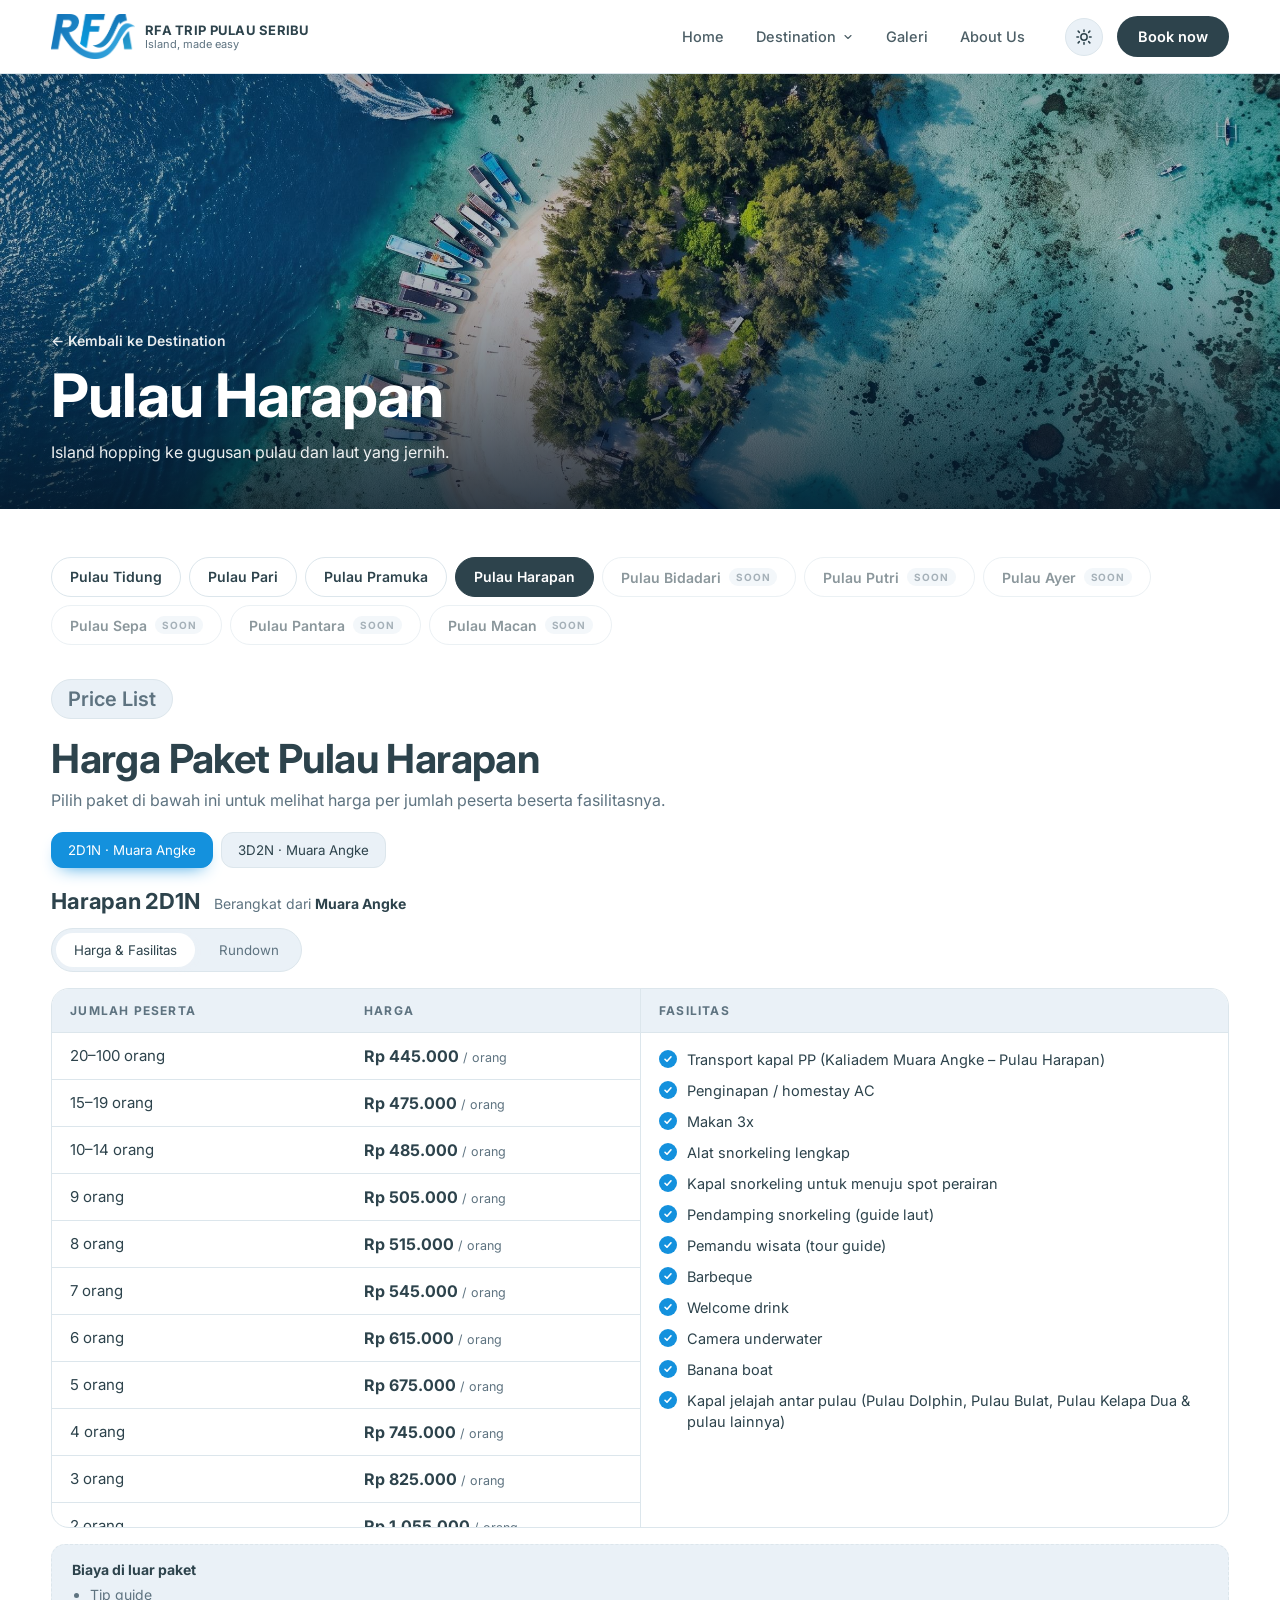
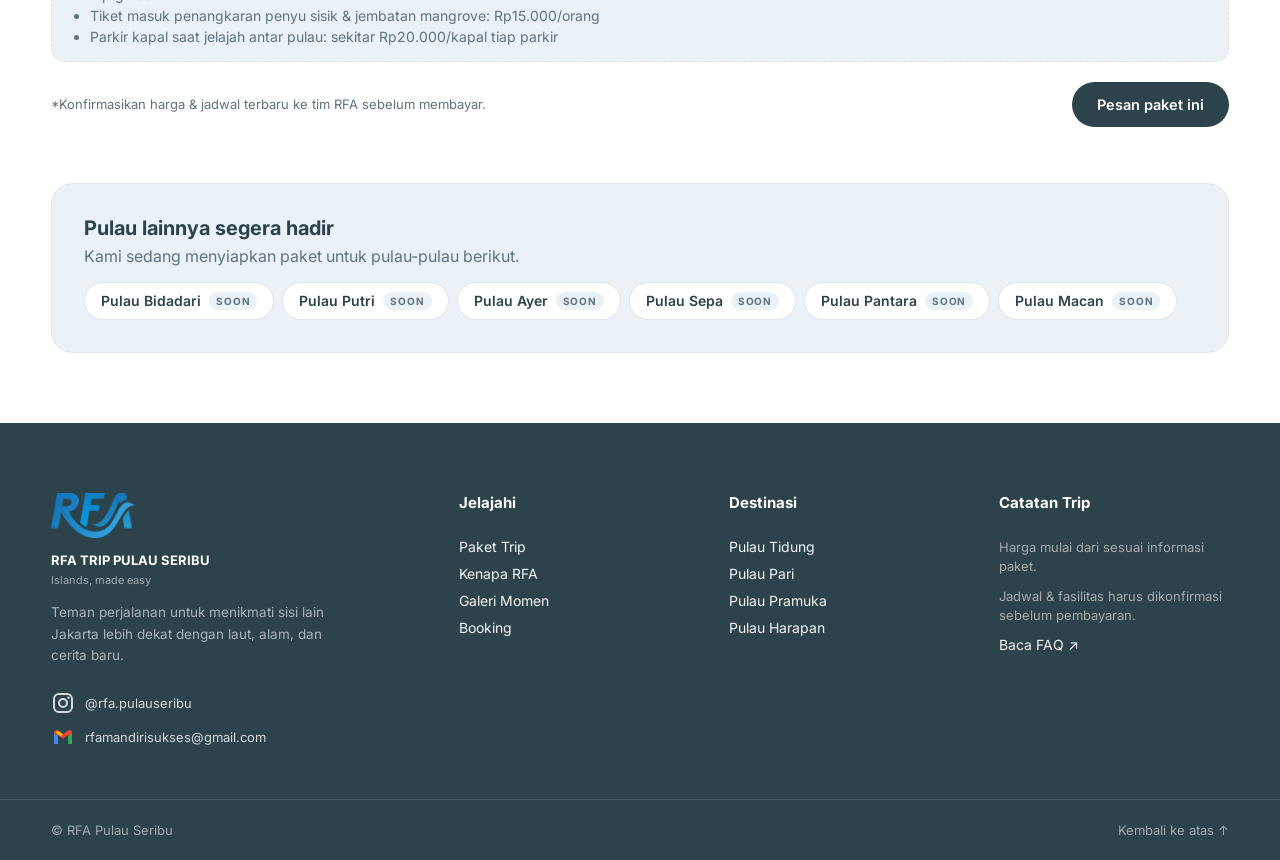
<file: harapan.html>
<!DOCTYPE html>
<html lang="id" data-theme="light">
<head>
<meta charset="UTF-8">
<meta name="viewport" content="width=device-width, initial-scale=1.0">
<title>Price List Pulau Harapan — RFA Trip Pulau Seribu</title>
<meta name="description" content="Daftar harga paket trip Pulau Harapan bersama RFA: jumlah peserta, harga, dan fasilitas.">
<script src="js/theme.js"></script>
<link rel="preconnect" href="https://fonts.googleapis.com">
<link rel="preconnect" href="https://fonts.gstatic.com" crossorigin>
<link href="https://fonts.googleapis.com/css2?family=Inter:ital,wght@0,400;0,500;0,600;0,700;0,800;1,500&family=Alex+Brush&display=swap" rel="stylesheet">
<link rel="stylesheet" href="css/style.css">
<link rel="stylesheet" href="css/pricelist.css">
<link rel="icon" href="assets/images/Title profile web rfa.png">
</head>
<body>

<!-- ============ NAVBAR ============ -->
<header class="navbar" id="navbar">
  <div class="container navbar__inner">
    <a href="index.html#home" class="brand">
      <img src="assets/images/logo-gradient.png" alt="Logo RFA" class="brand__mark">
      <span class="brand__text">
        <strong>RFA TRIP PULAU SERIBU</strong>
        <small>Island, made easy</small>
      </span>
    </a>

    <nav class="navlinks" id="navlinks" aria-label="Navigasi utama">
      <a href="index.html#home" class="navlink">Home</a>

      <div class="nav-dropdown" id="destDropdown">
        <button type="button" class="navlink navlink--dropdown" id="destToggle">
          Destination
          <svg class="navlink__chevron" width="12" height="12" viewBox="0 0 24 24" fill="none"><path d="M6 9l6 6 6-6" stroke="currentColor" stroke-width="2.2" stroke-linecap="round" stroke-linejoin="round"/></svg>
        </button>
        <div class="nav-dropdown__panel" id="destPanel">
          <a href="tidung.html" data-island="tidung">Pulau Tidung</a>
          <a href="pramuka.html" data-island="pramuka">Pulau Pramuka</a>
          <a href="pari.html" data-island="pari">Pulau Pari</a>
          <a href="harapan.html" data-island="harapan">Pulau Harapan</a>
        </div>
      </div>

      <a href="index.html#gallery" class="navlink">Galeri</a>
      <a href="index.html#private-trip" class="navlink">About Us</a>
    </nav>

    <div class="navbar__actions">
      <button class="theme-toggle" id="themeToggle" type="button" aria-label="Ganti tampilan gelap/terang">
        <svg class="icon-sun" width="18" height="18" viewBox="0 0 24 24" fill="none"><circle cx="12" cy="12" r="4.2" stroke="currentColor" stroke-width="2"/><path d="M12 2.5v2.2M12 19.3v2.2M4.2 4.2l1.6 1.6M18.2 18.2l1.6 1.6M2.5 12h2.2M19.3 12h2.2M4.2 19.8l1.6-1.6M18.2 5.8l1.6-1.6" stroke="currentColor" stroke-width="2" stroke-linecap="round"/></svg>
        <svg class="icon-moon" width="18" height="18" viewBox="0 0 24 24" fill="none"><path d="M20 14.5A8.5 8.5 0 1 1 9.5 4a7 7 0 0 0 10.5 10.5Z" stroke="currentColor" stroke-width="2" stroke-linejoin="round"/></svg>
      </button>

      <a href= "https://wa.me/62895611885737" class="btn btn--dark navbar__book">Book now</a>

      <button class="hamburger" id="hamburger" type="button" aria-label="Buka menu" aria-controls="navlinks" aria-expanded="false">
        <span></span><span></span><span></span>
      </button>
    </div>
  </div>
</header>

<section class="ip-hero">
  <img src="assets/images/Pulau Harapan.jpeg" alt="Pulau Harapan">
  <div class="container ip-hero__inner">
    <a href="index.html#destination" class="ip-back">← Kembali ke Destination</a>
    <h1>Pulau Harapan</h1>
    <p>Island hopping ke gugusan pulau dan laut yang jernih.</p>
  </div>
</section>

<main class="ip-main">
  <div class="container">
    <nav class="ip-switch" aria-label="Pilih pulau"><a href="tidung.html">Pulau Tidung</a><a href="pari.html">Pulau Pari</a><a href="pramuka.html">Pulau Pramuka</a><a href="harapan.html" class="is-current" aria-current="page">Pulau Harapan</a><span>Pulau Bidadari <em class="pl-tab__badge">Soon</em></span><span>Pulau Putri <em class="pl-tab__badge">Soon</em></span><span>Pulau Ayer <em class="pl-tab__badge">Soon</em></span><span>Pulau Sepa <em class="pl-tab__badge">Soon</em></span><span>Pulau Pantara <em class="pl-tab__badge">Soon</em></span><span>Pulau Macan <em class="pl-tab__badge">Soon</em></span></nav>

    <div class="ip-head">
      <p class="eyebrow">Price List</p>
      <h2>Harga Paket Pulau Harapan</h2>
      <p>Pilih paket di bawah ini untuk melihat harga per jumlah peserta beserta fasilitasnya.</p>
    </div>

    <div id="priceMount"></div>

    <div class="ip-more">
      <h3>Pulau lainnya segera hadir</h3>
      <p>Kami sedang menyiapkan paket untuk pulau-pulau berikut.</p>
      <div class="ip-more__list"><span>Pulau Bidadari <em class="pl-tab__badge">Soon</em></span><span>Pulau Putri <em class="pl-tab__badge">Soon</em></span><span>Pulau Ayer <em class="pl-tab__badge">Soon</em></span><span>Pulau Sepa <em class="pl-tab__badge">Soon</em></span><span>Pulau Pantara <em class="pl-tab__badge">Soon</em></span><span>Pulau Macan <em class="pl-tab__badge">Soon</em></span></div>
    </div>
  </div>
</main>

<footer class="footer">
  <div class="container footer__grid">
    <div class="footer__brand">
      <img src="assets/images/logo-gradient.png" alt="Logo RFA" class="footer__logo">
      <div>
        <strong>RFA TRIP PULAU SERIBU</strong>
        <small>Islands, made easy</small>
      </div>
      <p>Teman perjalanan untuk menikmati sisi lain Jakarta  lebih dekat dengan laut, alam, dan cerita baru.</p>
      <div class="footer__socials" aria-label="Instagram dan Gmail">
        <a href="https://www.instagram.com/rfa.pulauseribu/" target="_blank" rel="noopener" class="footer__social-link" aria-label="Instagram RFA Pulau Seribu">
          <span class="footer__social-icon" aria-hidden="true">
            <svg viewBox="0 0 24 24">
              <rect x="3" y="3" width="18" height="18" rx="5" fill="none" stroke="currentColor" stroke-width="2"/>
              <circle cx="12" cy="12" r="4" fill="none" stroke="currentColor" stroke-width="2"/>
              <circle cx="17.5" cy="6.8" r="1.2" fill="currentColor"/>
            </svg>
          </span>
          <span>@rfa.pulauseribu</span>
        </a>
        <a href="mailto:rfamandirisukses@gmail.com" class="footer__social-link" aria-label="Email RFA">
          <span class="footer__social-icon footer__social-icon--gmail" aria-hidden="true">
            <svg viewBox="0 0 24 24">
              <path d="M3 7.5A2.5 2.5 0 0 1 7 5.5l5 3.8 5-3.8a2.5 2.5 0 0 1 4 2V19h-4V10l-5 3.8L7 10v9H3V7.5Z" fill="#EA4335"/>
              <path d="M3 8.2 7 11v8H3V8.2Z" fill="#4285F4"/>
              <path d="M17 11l4-2.8V19h-4v-8Z" fill="#34A853"/>
              <path d="m7 5.5 5 3.8-2.4 2L5 7.7A2.5 2.5 0 0 1 7 5.5Z" fill="#FBBC04"/>
            </svg>
          </span>
          <span>rfamandirisukses@gmail.com</span>
        </a>
      </div>
    </div>

    <div class="footer__col">
      <h4>Jelajahi</h4>
      <a href="index.html#private-trip">Paket Trip</a>
      <a href="index.html">Kenapa RFA</a>
      <a href="index.html#gallery">Galeri Momen</a>
      <a href="index.html#private-trip">Booking</a>
    </div>

    <div class="footer__col">
      <h4>Destinasi</h4>
      <a href="tidung.html">Pulau Tidung</a>
      <a href="pari.html">Pulau Pari</a>
      <a href="pramuka.html">Pulau Pramuka</a>
      <a href="harapan.html">Pulau Harapan</a>
    </div>

    <div class="footer__col">
      <h4>Catatan Trip</h4>
      <p>Harga mulai dari sesuai informasi paket.</p>
      <p>Jadwal &amp; fasilitas harus dikonfirmasi sebelum pembayaran.</p>
      <a href="index.html#private-trip">Baca FAQ ↗</a>
    </div>
  </div>

  <div class="footer__bottom container">
    <span>© RFA Pulau Seribu</span>
    <a href="index.html#home">Kembali ke atas ↑</a>
  </div>
<canvas id="air" aria-hidden="true"></canvas>  
</footer>

<script src="js/pricedata.js"></script>
<script src="js/pricelist.js"></script>
<script src="js/nav.js"></script>
<script src="js/cursor-drop.js"></script>
<script>RFAPrice.mount(document.getElementById("priceMount"), "harapan");</script>
</body>
</html>
</file>
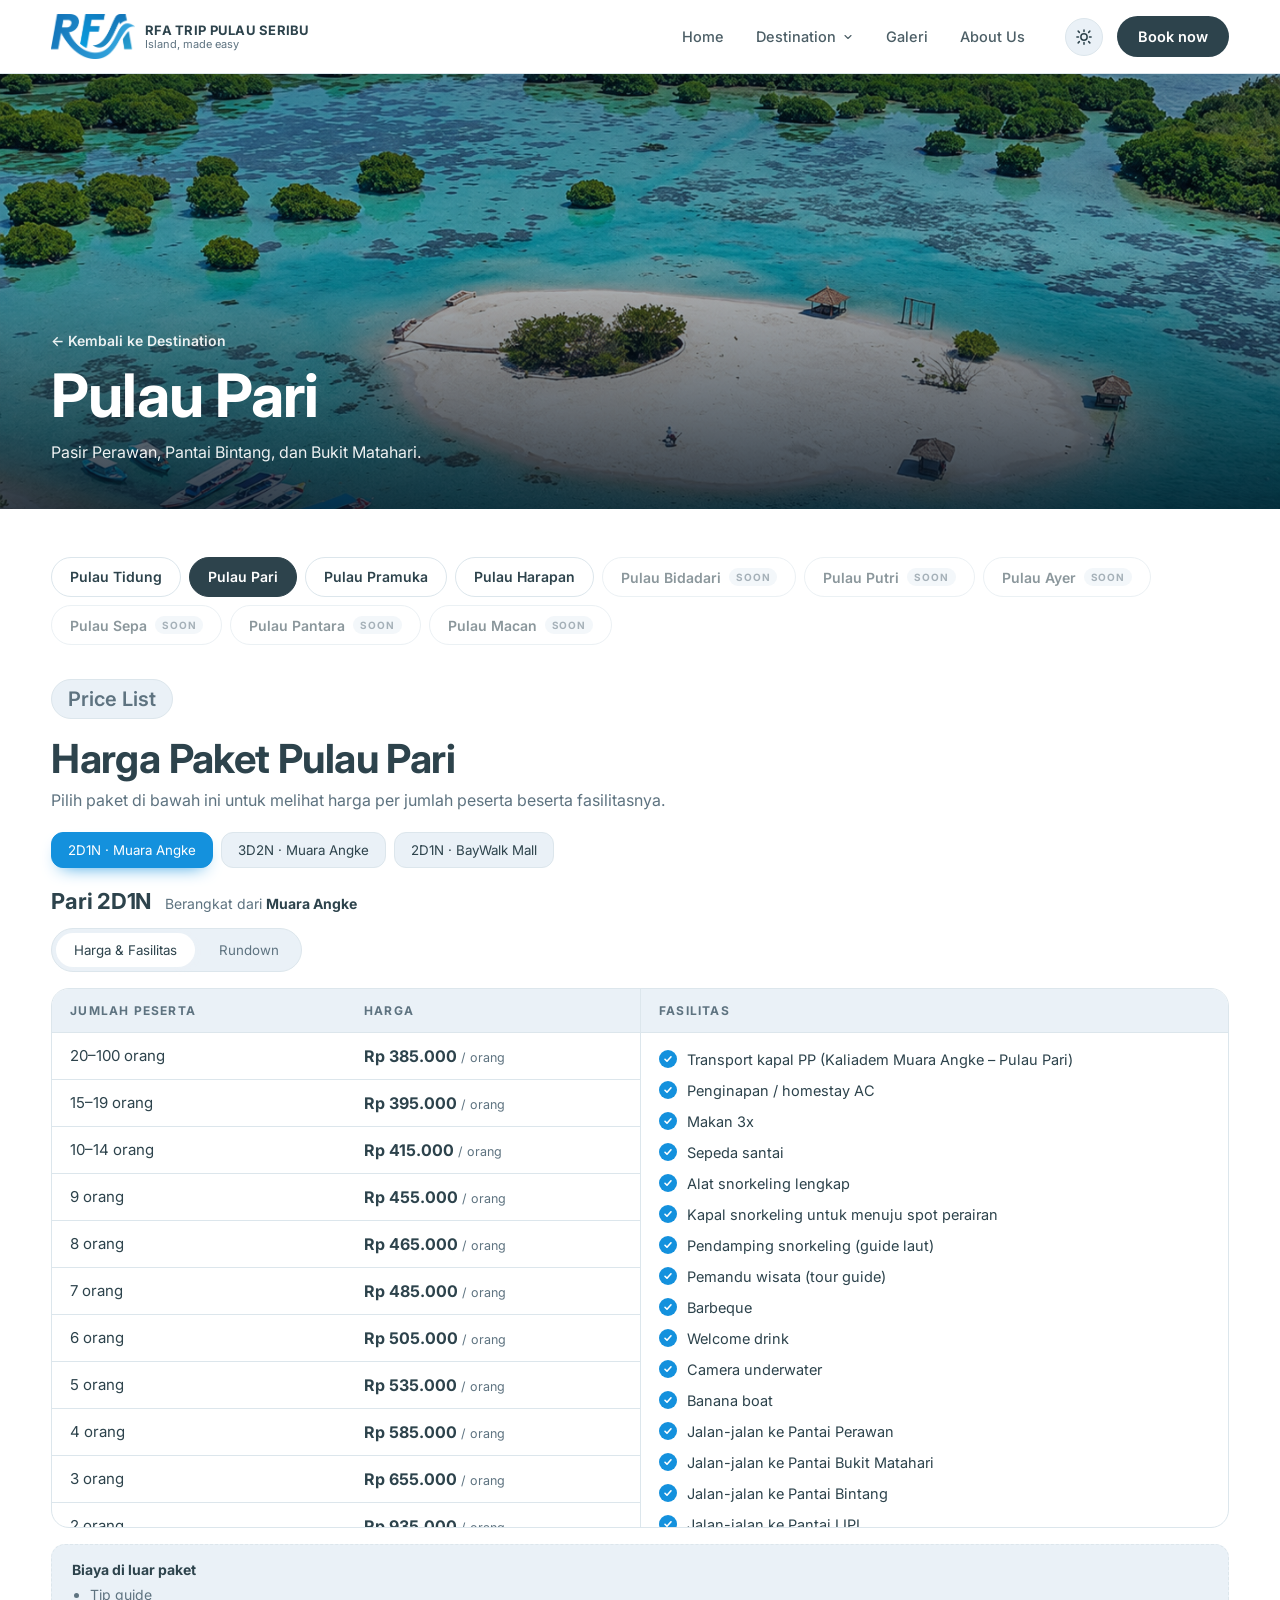
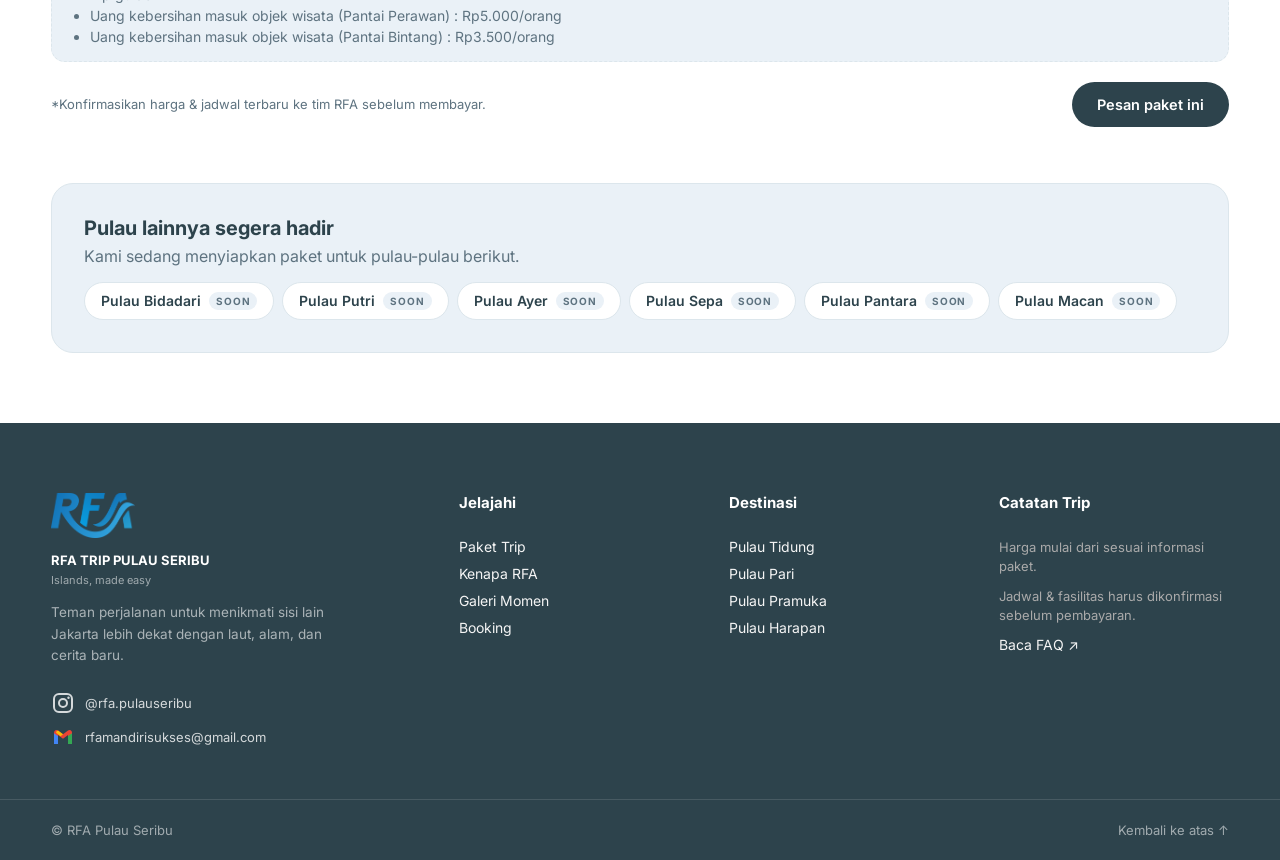
<file: pari.html>
<!DOCTYPE html>
<html lang="id" data-theme="light">
<head>
<meta charset="UTF-8">
<meta name="viewport" content="width=device-width, initial-scale=1.0">
<title>Price List Pulau Pari — RFA Trip Pulau Seribu</title>
<meta name="description" content="Daftar harga paket trip Pulau Pari bersama RFA: jumlah peserta, harga, dan fasilitas.">
<script src="js/theme.js"></script>
<link rel="preconnect" href="https://fonts.googleapis.com">
<link rel="preconnect" href="https://fonts.gstatic.com" crossorigin>
<link href="https://fonts.googleapis.com/css2?family=Inter:ital,wght@0,400;0,500;0,600;0,700;0,800;1,500&family=Alex+Brush&display=swap" rel="stylesheet">
<link rel="stylesheet" href="css/style.css">
<link rel="stylesheet" href="css/pricelist.css">
<link rel="icon" href="assets/images/Title profile web rfa.png">
</head>
<body>

<!-- ============ NAVBAR ============ -->
<header class="navbar" id="navbar">
  <div class="container navbar__inner">
    <a href="index.html#home" class="brand">
      <img src="assets/images/logo-gradient.png" alt="Logo RFA" class="brand__mark">
      <span class="brand__text">
        <strong>RFA TRIP PULAU SERIBU</strong>
        <small>Island, made easy</small>
      </span>
    </a>

    <nav class="navlinks" id="navlinks" aria-label="Navigasi utama">
      <a href="index.html#home" class="navlink">Home</a>

      <div class="nav-dropdown" id="destDropdown">
        <button type="button" class="navlink navlink--dropdown" id="destToggle">
          Destination
          <svg class="navlink__chevron" width="12" height="12" viewBox="0 0 24 24" fill="none"><path d="M6 9l6 6 6-6" stroke="currentColor" stroke-width="2.2" stroke-linecap="round" stroke-linejoin="round"/></svg>
        </button>
        <div class="nav-dropdown__panel" id="destPanel">
          <a href="tidung.html" data-island="tidung">Pulau Tidung</a>
          <a href="pramuka.html" data-island="pramuka">Pulau Pramuka</a>
          <a href="pari.html" data-island="pari">Pulau Pari</a>
          <a href="harapan.html" data-island="harapan">Pulau Harapan</a>
        </div>
      </div>

      <a href="index.html#gallery" class="navlink">Galeri</a>
      <a href="index.html#private-trip" class="navlink">About Us</a>
    </nav>

    <div class="navbar__actions">
      <button class="theme-toggle" id="themeToggle" type="button" aria-label="Ganti tampilan gelap/terang">
        <svg class="icon-sun" width="18" height="18" viewBox="0 0 24 24" fill="none"><circle cx="12" cy="12" r="4.2" stroke="currentColor" stroke-width="2"/><path d="M12 2.5v2.2M12 19.3v2.2M4.2 4.2l1.6 1.6M18.2 18.2l1.6 1.6M2.5 12h2.2M19.3 12h2.2M4.2 19.8l1.6-1.6M18.2 5.8l1.6-1.6" stroke="currentColor" stroke-width="2" stroke-linecap="round"/></svg>
        <svg class="icon-moon" width="18" height="18" viewBox="0 0 24 24" fill="none"><path d="M20 14.5A8.5 8.5 0 1 1 9.5 4a7 7 0 0 0 10.5 10.5Z" stroke="currentColor" stroke-width="2" stroke-linejoin="round"/></svg>
      </button>

      <a href= "https://wa.me/62895611885737" class="btn btn--dark navbar__book">Book now</a>

      <button class="hamburger" id="hamburger" type="button" aria-label="Buka menu" aria-controls="navlinks" aria-expanded="false">
        <span></span><span></span><span></span>
      </button>
    </div>
  </div>
</header>

<section class="ip-hero">
  <img src="assets/images/Pulau Pari.png" alt="Pulau Pari">
  <div class="container ip-hero__inner">
    <a href="index.html#destination" class="ip-back">← Kembali ke Destination</a>
    <h1>Pulau Pari</h1>
    <p>Pasir Perawan, Pantai Bintang, dan Bukit Matahari.</p>
  </div>
</section>

<main class="ip-main">
  <div class="container">
    <nav class="ip-switch" aria-label="Pilih pulau"><a href="tidung.html">Pulau Tidung</a><a href="pari.html" class="is-current" aria-current="page">Pulau Pari</a><a href="pramuka.html">Pulau Pramuka</a><a href="harapan.html">Pulau Harapan</a><span>Pulau Bidadari <em class="pl-tab__badge">Soon</em></span><span>Pulau Putri <em class="pl-tab__badge">Soon</em></span><span>Pulau Ayer <em class="pl-tab__badge">Soon</em></span><span>Pulau Sepa <em class="pl-tab__badge">Soon</em></span><span>Pulau Pantara <em class="pl-tab__badge">Soon</em></span><span>Pulau Macan <em class="pl-tab__badge">Soon</em></span></nav>

    <div class="ip-head">
      <p class="eyebrow">Price List</p>
      <h2>Harga Paket Pulau Pari</h2>
      <p>Pilih paket di bawah ini untuk melihat harga per jumlah peserta beserta fasilitasnya.</p>
    </div>

    <div id="priceMount"></div>

    <div class="ip-more">
      <h3>Pulau lainnya segera hadir</h3>
      <p>Kami sedang menyiapkan paket untuk pulau-pulau berikut.</p>
      <div class="ip-more__list"><span>Pulau Bidadari <em class="pl-tab__badge">Soon</em></span><span>Pulau Putri <em class="pl-tab__badge">Soon</em></span><span>Pulau Ayer <em class="pl-tab__badge">Soon</em></span><span>Pulau Sepa <em class="pl-tab__badge">Soon</em></span><span>Pulau Pantara <em class="pl-tab__badge">Soon</em></span><span>Pulau Macan <em class="pl-tab__badge">Soon</em></span></div>
    </div>
  </div>
</main>

<footer class="footer">
  <div class="container footer__grid">
    <div class="footer__brand">
      <img src="assets/images/logo-gradient.png" alt="Logo RFA" class="footer__logo">
      <div>
        <strong>RFA TRIP PULAU SERIBU</strong>
        <small>Islands, made easy</small>
      </div>
      <p>Teman perjalanan untuk menikmati sisi lain Jakarta  lebih dekat dengan laut, alam, dan cerita baru.</p>
      <div class="footer__socials" aria-label="Instagram dan Gmail">
        <a href="https://www.instagram.com/rfa.pulauseribu/" target="_blank" rel="noopener" class="footer__social-link" aria-label="Instagram RFA Pulau Seribu">
          <span class="footer__social-icon" aria-hidden="true">
            <svg viewBox="0 0 24 24">
              <rect x="3" y="3" width="18" height="18" rx="5" fill="none" stroke="currentColor" stroke-width="2"/>
              <circle cx="12" cy="12" r="4" fill="none" stroke="currentColor" stroke-width="2"/>
              <circle cx="17.5" cy="6.8" r="1.2" fill="currentColor"/>
            </svg>
          </span>
          <span>@rfa.pulauseribu</span>
        </a>
        <a href="mailto:rfamandirisukses@gmail.com" class="footer__social-link" aria-label="Email RFA">
          <span class="footer__social-icon footer__social-icon--gmail" aria-hidden="true">
            <svg viewBox="0 0 24 24">
              <path d="M3 7.5A2.5 2.5 0 0 1 7 5.5l5 3.8 5-3.8a2.5 2.5 0 0 1 4 2V19h-4V10l-5 3.8L7 10v9H3V7.5Z" fill="#EA4335"/>
              <path d="M3 8.2 7 11v8H3V8.2Z" fill="#4285F4"/>
              <path d="M17 11l4-2.8V19h-4v-8Z" fill="#34A853"/>
              <path d="m7 5.5 5 3.8-2.4 2L5 7.7A2.5 2.5 0 0 1 7 5.5Z" fill="#FBBC04"/>
            </svg>
          </span>
          <span>rfamandirisukses@gmail.com</span>
        </a>
      </div>
    </div>

    <div class="footer__col">
      <h4>Jelajahi</h4>
      <a href="index.html#private-trip">Paket Trip</a>
      <a href="index.html">Kenapa RFA</a>
      <a href="index.html#gallery">Galeri Momen</a>
      <a href="index.html#private-trip">Booking</a>
    </div>

    <div class="footer__col">
      <h4>Destinasi</h4>
      <a href="tidung.html">Pulau Tidung</a>
      <a href="pari.html">Pulau Pari</a>
      <a href="pramuka.html">Pulau Pramuka</a>
      <a href="harapan.html">Pulau Harapan</a>
    </div>

    <div class="footer__col">
      <h4>Catatan Trip</h4>
      <p>Harga mulai dari sesuai informasi paket.</p>
      <p>Jadwal &amp; fasilitas harus dikonfirmasi sebelum pembayaran.</p>
      <a href="index.html#private-trip">Baca FAQ ↗</a>
    </div>
  </div>

  <div class="footer__bottom container">
    <span>© RFA Pulau Seribu</span>
    <a href="index.html#home">Kembali ke atas ↑</a>
  </div>
<canvas id="air" aria-hidden="true"></canvas>    
</footer>

<script src="js/pricedata.js"></script>
<script src="js/pricelist.js"></script>
<script src="js/nav.js"></script>
<script src="js/cursor-drop.js"></script>  
<script>RFAPrice.mount(document.getElementById("priceMount"), "pari");</script>
</body>
</html>
</file>
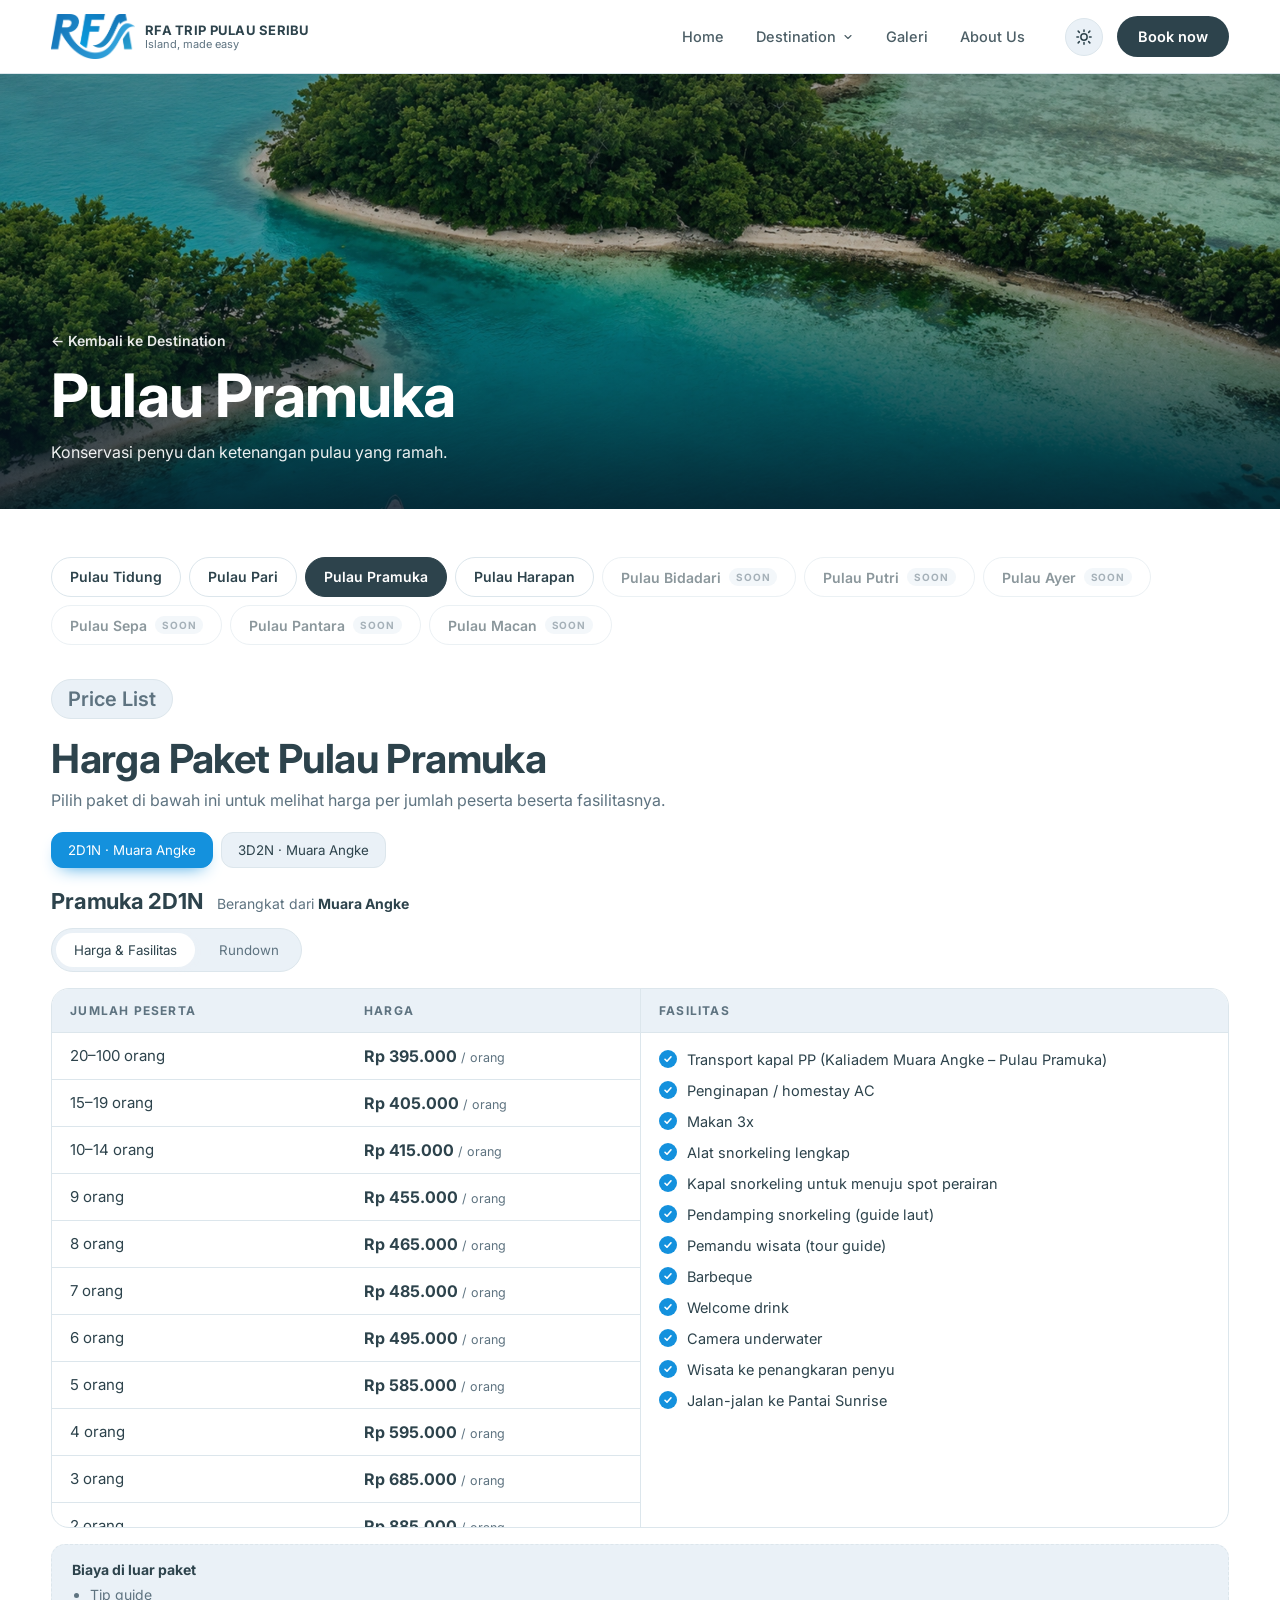
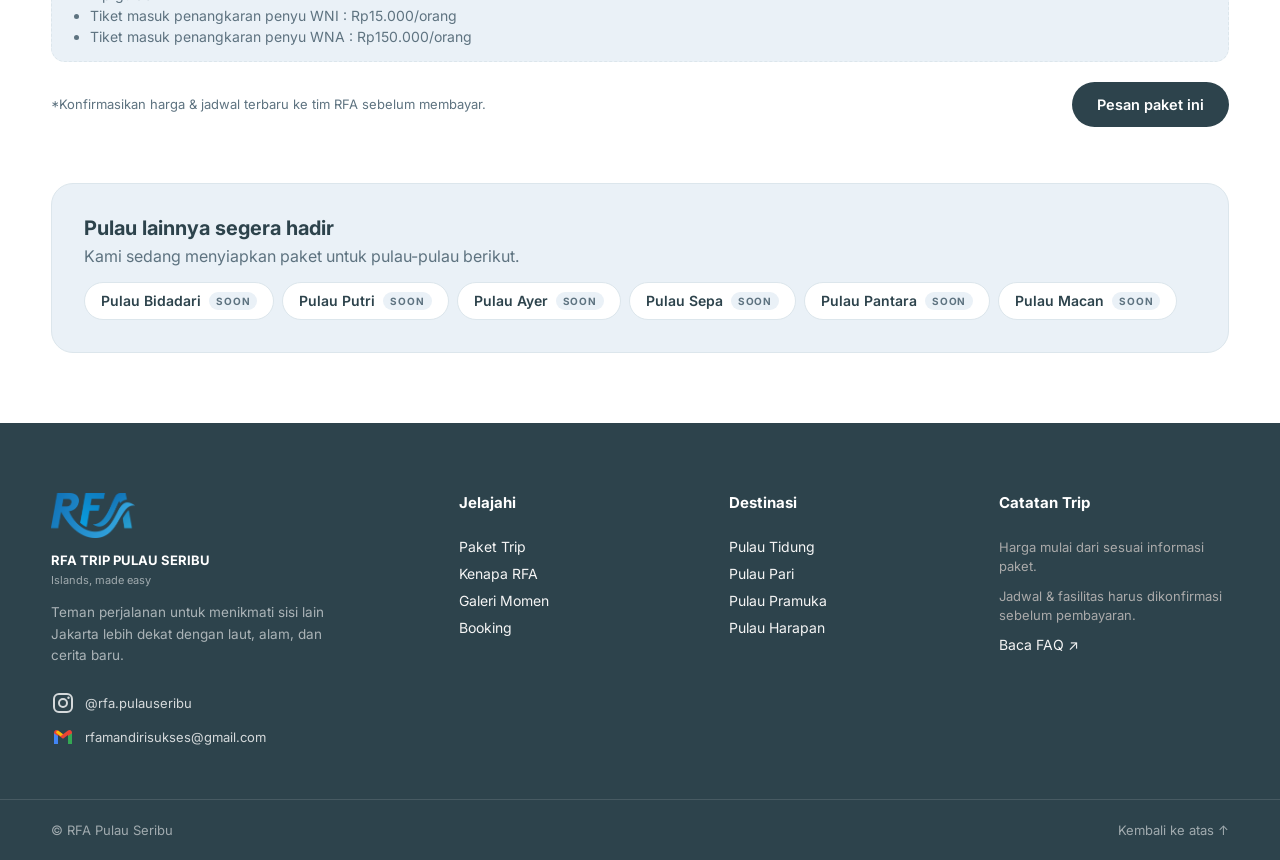
<file: pramuka.html>
<!DOCTYPE html>
<html lang="id" data-theme="light">
<head>
<meta charset="UTF-8">
<meta name="viewport" content="width=device-width, initial-scale=1.0">
<title>Price List Pulau Pramuka — RFA Trip Pulau Seribu</title>
<meta name="description" content="Daftar harga paket trip Pulau Pramuka bersama RFA: jumlah peserta, harga, dan fasilitas.">
<script src="js/theme.js"></script>
<link rel="preconnect" href="https://fonts.googleapis.com">
<link rel="preconnect" href="https://fonts.gstatic.com" crossorigin>
<link href="https://fonts.googleapis.com/css2?family=Inter:ital,wght@0,400;0,500;0,600;0,700;0,800;1,500&family=Alex+Brush&display=swap" rel="stylesheet">
<link rel="stylesheet" href="css/style.css">
<link rel="stylesheet" href="css/pricelist.css">
<link rel="icon" href="assets/images/Title profile web rfa.png">
</head>
<body>

<!-- ============ NAVBAR ============ -->
<header class="navbar" id="navbar">
  <div class="container navbar__inner">
    <a href="index.html#home" class="brand">
      <img src="assets/images/logo-gradient.png" alt="Logo RFA" class="brand__mark">
      <span class="brand__text">
        <strong>RFA TRIP PULAU SERIBU</strong>
        <small>Island, made easy</small>
      </span>
    </a>

    <nav class="navlinks" id="navlinks" aria-label="Navigasi utama">
      <a href="index.html#home" class="navlink">Home</a>

      <div class="nav-dropdown" id="destDropdown">
        <button type="button" class="navlink navlink--dropdown" id="destToggle">
          Destination
          <svg class="navlink__chevron" width="12" height="12" viewBox="0 0 24 24" fill="none"><path d="M6 9l6 6 6-6" stroke="currentColor" stroke-width="2.2" stroke-linecap="round" stroke-linejoin="round"/></svg>
        </button>
        <div class="nav-dropdown__panel" id="destPanel">
          <a href="tidung.html" data-island="tidung">Pulau Tidung</a>
          <a href="pramuka.html" data-island="pramuka">Pulau Pramuka</a>
          <a href="pari.html" data-island="pari">Pulau Pari</a>
          <a href="harapan.html" data-island="harapan">Pulau Harapan</a>
        </div>
      </div>

      <a href="index.html#gallery" class="navlink">Galeri</a>
      <a href="index.html#private-trip" class="navlink">About Us</a>
    </nav>

    <div class="navbar__actions">
      <button class="theme-toggle" id="themeToggle" type="button" aria-label="Ganti tampilan gelap/terang">
        <svg class="icon-sun" width="18" height="18" viewBox="0 0 24 24" fill="none"><circle cx="12" cy="12" r="4.2" stroke="currentColor" stroke-width="2"/><path d="M12 2.5v2.2M12 19.3v2.2M4.2 4.2l1.6 1.6M18.2 18.2l1.6 1.6M2.5 12h2.2M19.3 12h2.2M4.2 19.8l1.6-1.6M18.2 5.8l1.6-1.6" stroke="currentColor" stroke-width="2" stroke-linecap="round"/></svg>
        <svg class="icon-moon" width="18" height="18" viewBox="0 0 24 24" fill="none"><path d="M20 14.5A8.5 8.5 0 1 1 9.5 4a7 7 0 0 0 10.5 10.5Z" stroke="currentColor" stroke-width="2" stroke-linejoin="round"/></svg>
      </button>

      <a href= "https://wa.me/62895611885737" class="btn btn--dark navbar__book">Book now</a>

      <button class="hamburger" id="hamburger" type="button" aria-label="Buka menu" aria-controls="navlinks" aria-expanded="false">
        <span></span><span></span><span></span>
      </button>
    </div>
  </div>
</header>

<section class="ip-hero">
  <img src="assets/images/pulau-pramuka-v2.png" alt="Pulau Pramuka">
  <div class="container ip-hero__inner">
    <a href="index.html#destination" class="ip-back">← Kembali ke Destination</a>
    <h1>Pulau Pramuka</h1>
    <p>Konservasi penyu dan ketenangan pulau yang ramah.</p>
  </div>
</section>

<main class="ip-main">
  <div class="container">
    <nav class="ip-switch" aria-label="Pilih pulau"><a href="tidung.html">Pulau Tidung</a><a href="pari.html">Pulau Pari</a><a href="pramuka.html" class="is-current" aria-current="page">Pulau Pramuka</a><a href="harapan.html">Pulau Harapan</a><span>Pulau Bidadari <em class="pl-tab__badge">Soon</em></span><span>Pulau Putri <em class="pl-tab__badge">Soon</em></span><span>Pulau Ayer <em class="pl-tab__badge">Soon</em></span><span>Pulau Sepa <em class="pl-tab__badge">Soon</em></span><span>Pulau Pantara <em class="pl-tab__badge">Soon</em></span><span>Pulau Macan <em class="pl-tab__badge">Soon</em></span></nav>

    <div class="ip-head">
      <p class="eyebrow">Price List</p>
      <h2>Harga Paket Pulau Pramuka</h2>
      <p>Pilih paket di bawah ini untuk melihat harga per jumlah peserta beserta fasilitasnya.</p>
    </div>

    <div id="priceMount"></div>

    <div class="ip-more">
      <h3>Pulau lainnya segera hadir</h3>
      <p>Kami sedang menyiapkan paket untuk pulau-pulau berikut.</p>
      <div class="ip-more__list"><span>Pulau Bidadari <em class="pl-tab__badge">Soon</em></span><span>Pulau Putri <em class="pl-tab__badge">Soon</em></span><span>Pulau Ayer <em class="pl-tab__badge">Soon</em></span><span>Pulau Sepa <em class="pl-tab__badge">Soon</em></span><span>Pulau Pantara <em class="pl-tab__badge">Soon</em></span><span>Pulau Macan <em class="pl-tab__badge">Soon</em></span></div>
    </div>
  </div>
</main>

<footer class="footer">
  <div class="container footer__grid">
    <div class="footer__brand">
      <img src="assets/images/logo-gradient.png" alt="Logo RFA" class="footer__logo">
      <div>
        <strong>RFA TRIP PULAU SERIBU</strong>
        <small>Islands, made easy</small>
      </div>
      <p>Teman perjalanan untuk menikmati sisi lain Jakarta  lebih dekat dengan laut, alam, dan cerita baru.</p>
      <div class="footer__socials" aria-label="Instagram dan Gmail">
        <a href="https://www.instagram.com/rfa.pulauseribu/" target="_blank" rel="noopener" class="footer__social-link" aria-label="Instagram RFA Pulau Seribu">
          <span class="footer__social-icon" aria-hidden="true">
            <svg viewBox="0 0 24 24">
              <rect x="3" y="3" width="18" height="18" rx="5" fill="none" stroke="currentColor" stroke-width="2"/>
              <circle cx="12" cy="12" r="4" fill="none" stroke="currentColor" stroke-width="2"/>
              <circle cx="17.5" cy="6.8" r="1.2" fill="currentColor"/>
            </svg>
          </span>
          <span>@rfa.pulauseribu</span>
        </a>
        <a href="mailto:rfamandirisukses@gmail.com" class="footer__social-link" aria-label="Email RFA">
          <span class="footer__social-icon footer__social-icon--gmail" aria-hidden="true">
            <svg viewBox="0 0 24 24">
              <path d="M3 7.5A2.5 2.5 0 0 1 7 5.5l5 3.8 5-3.8a2.5 2.5 0 0 1 4 2V19h-4V10l-5 3.8L7 10v9H3V7.5Z" fill="#EA4335"/>
              <path d="M3 8.2 7 11v8H3V8.2Z" fill="#4285F4"/>
              <path d="M17 11l4-2.8V19h-4v-8Z" fill="#34A853"/>
              <path d="m7 5.5 5 3.8-2.4 2L5 7.7A2.5 2.5 0 0 1 7 5.5Z" fill="#FBBC04"/>
            </svg>
          </span>
          <span>rfamandirisukses@gmail.com</span>
        </a>
      </div>
    </div>

    <div class="footer__col">
      <h4>Jelajahi</h4>
      <a href="index.html#private-trip">Paket Trip</a>
      <a href="index.html">Kenapa RFA</a>
      <a href="index.html#gallery">Galeri Momen</a>
      <a href="index.html#private-trip">Booking</a>
    </div>

    <div class="footer__col">
      <h4>Destinasi</h4>
      <a href="tidung.html">Pulau Tidung</a>
      <a href="pari.html">Pulau Pari</a>
      <a href="pramuka.html">Pulau Pramuka</a>
      <a href="harapan.html">Pulau Harapan</a>
    </div>

    <div class="footer__col">
      <h4>Catatan Trip</h4>
      <p>Harga mulai dari sesuai informasi paket.</p>
      <p>Jadwal &amp; fasilitas harus dikonfirmasi sebelum pembayaran.</p>
      <a href="index.html#private-trip">Baca FAQ ↗</a>
    </div>
  </div>

  <div class="footer__bottom container">
    <span>© RFA Pulau Seribu</span>
    <a href="index.html#home">Kembali ke atas ↑</a>
  </div>
<canvas id="air" aria-hidden="true"></canvas>    
</footer>

<script src="js/pricedata.js"></script>
<script src="js/pricelist.js"></script>
<script src="js/nav.js"></script>
<script src="js/cursor-drop.js"></script>  
<script>RFAPrice.mount(document.getElementById("priceMount"), "pramuka");</script>
</body>
</html>
</file>
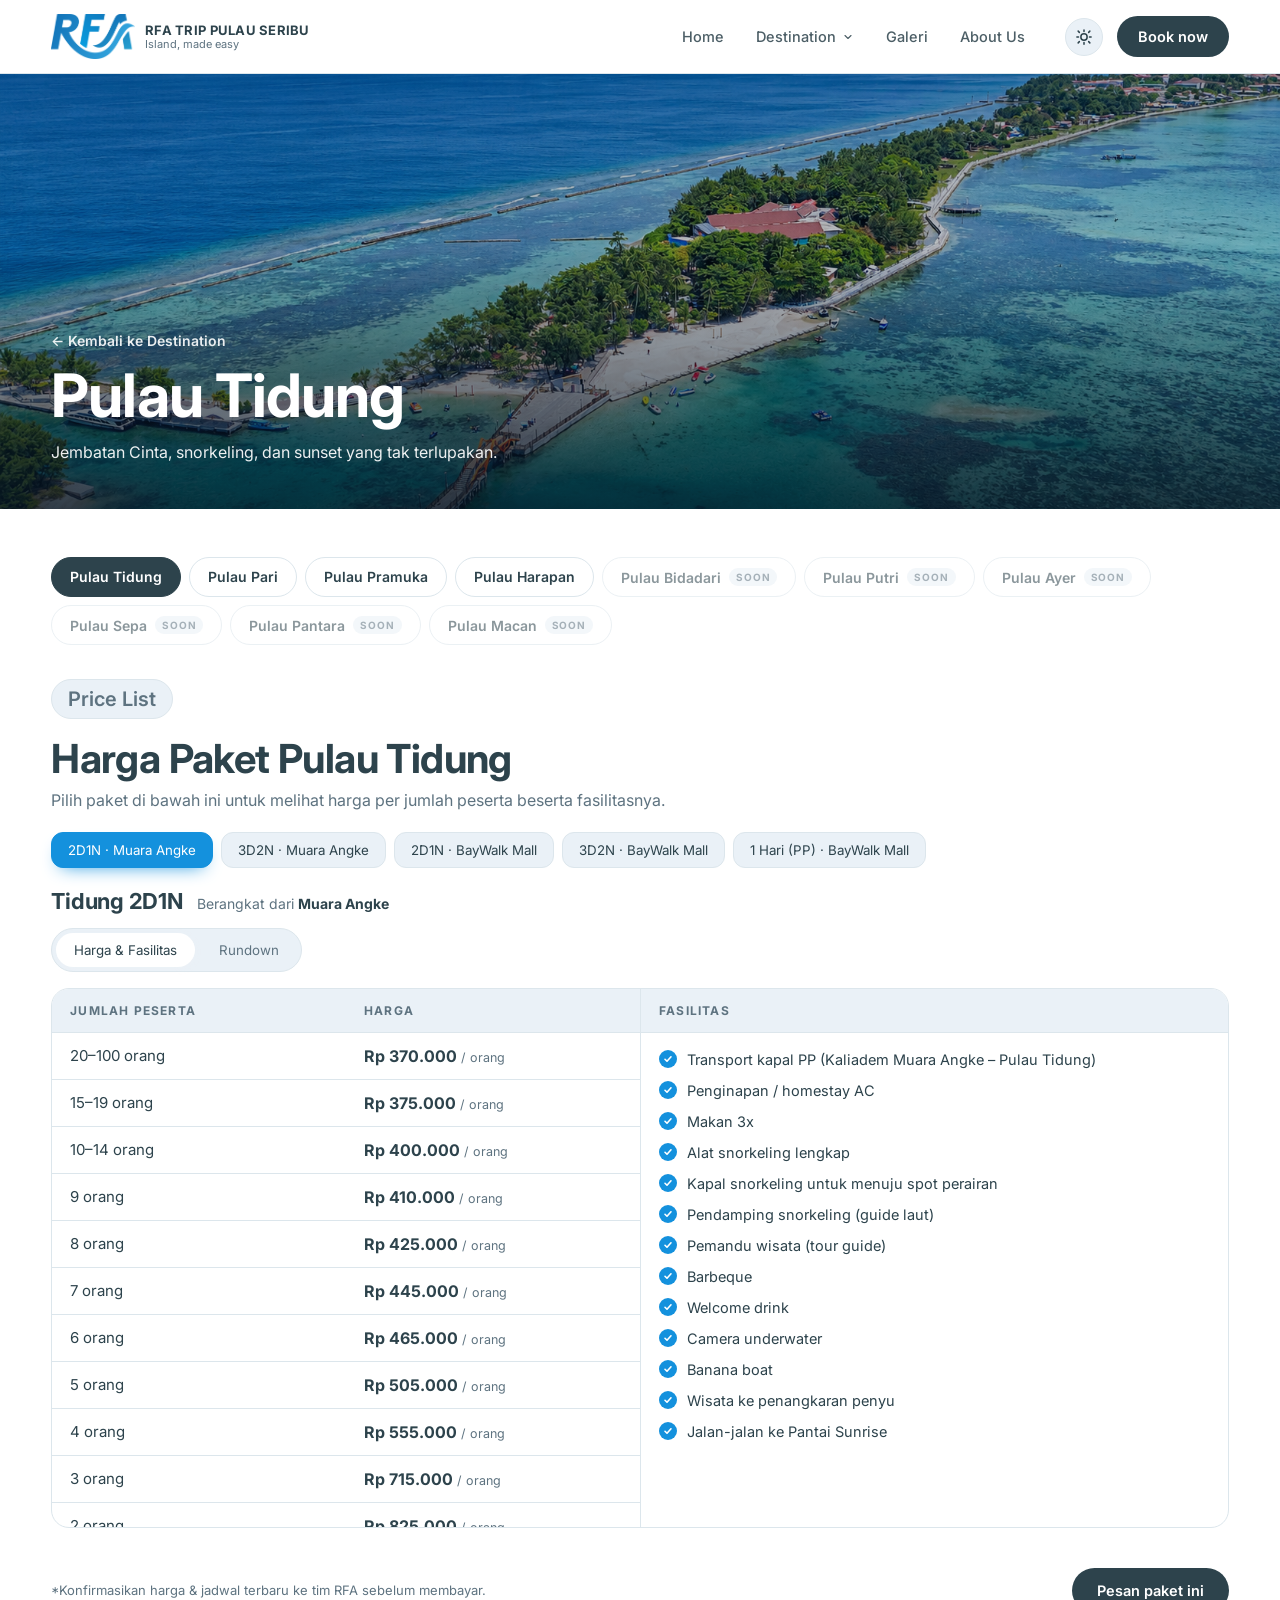
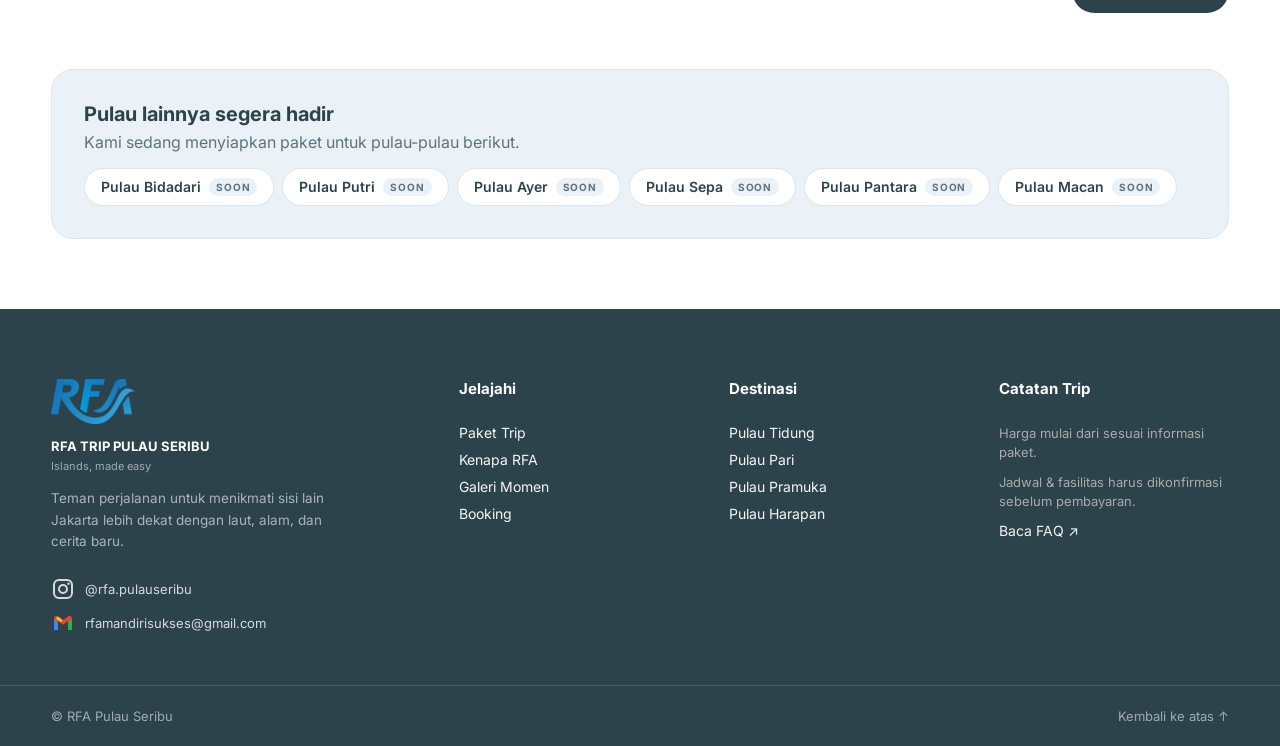
<file: tidung.html>
<!DOCTYPE html>
<html lang="id" data-theme="light">
<head>
<meta charset="UTF-8">
<meta name="viewport" content="width=device-width, initial-scale=1.0">
<title>Price List Pulau Tidung — RFA Trip Pulau Seribu</title>
<meta name="description" content="Daftar harga paket trip Pulau Tidung bersama RFA: jumlah peserta, harga, dan fasilitas.">
<script src="js/theme.js"></script>
<link rel="preconnect" href="https://fonts.googleapis.com">
<link rel="preconnect" href="https://fonts.gstatic.com" crossorigin>
<link href="https://fonts.googleapis.com/css2?family=Inter:ital,wght@0,400;0,500;0,600;0,700;0,800;1,500&family=Alex+Brush&display=swap" rel="stylesheet">
<link rel="stylesheet" href="css/style.css">
<link rel="stylesheet" href="css/pricelist.css">
<link rel="icon" href="assets/images/Title profile web rfa.png">
</head>
<body>

<!-- ============ NAVBAR ============ -->
<header class="navbar" id="navbar">
  <div class="container navbar__inner">
    <a href="index.html#home" class="brand">
      <img src="assets/images/logo-gradient.png" alt="Logo RFA" class="brand__mark">
      <span class="brand__text">
        <strong>RFA TRIP PULAU SERIBU</strong>
        <small>Island, made easy</small>
      </span>
    </a>

    <nav class="navlinks" id="navlinks" aria-label="Navigasi utama">
      <a href="index.html#home" class="navlink">Home</a>

      <div class="nav-dropdown" id="destDropdown">
        <button type="button" class="navlink navlink--dropdown" id="destToggle">
          Destination
          <svg class="navlink__chevron" width="12" height="12" viewBox="0 0 24 24" fill="none"><path d="M6 9l6 6 6-6" stroke="currentColor" stroke-width="2.2" stroke-linecap="round" stroke-linejoin="round"/></svg>
        </button>
        <div class="nav-dropdown__panel" id="destPanel">
          <a href="tidung.html" data-island="tidung">Pulau Tidung</a>
          <a href="pramuka.html" data-island="pramuka">Pulau Pramuka</a>
          <a href="pari.html" data-island="pari">Pulau Pari</a>
          <a href="harapan.html" data-island="harapan">Pulau Harapan</a>
        </div>
      </div>

      <a href="index.html#gallery" class="navlink">Galeri</a>
      <a href="index.html#private-trip" class="navlink">About Us</a>
    </nav>

    <div class="navbar__actions">
      <button class="theme-toggle" id="themeToggle" type="button" aria-label="Ganti tampilan gelap/terang">
        <svg class="icon-sun" width="18" height="18" viewBox="0 0 24 24" fill="none"><circle cx="12" cy="12" r="4.2" stroke="currentColor" stroke-width="2"/><path d="M12 2.5v2.2M12 19.3v2.2M4.2 4.2l1.6 1.6M18.2 18.2l1.6 1.6M2.5 12h2.2M19.3 12h2.2M4.2 19.8l1.6-1.6M18.2 5.8l1.6-1.6" stroke="currentColor" stroke-width="2" stroke-linecap="round"/></svg>
        <svg class="icon-moon" width="18" height="18" viewBox="0 0 24 24" fill="none"><path d="M20 14.5A8.5 8.5 0 1 1 9.5 4a7 7 0 0 0 10.5 10.5Z" stroke="currentColor" stroke-width="2" stroke-linejoin="round"/></svg>
      </button>

      <a href= "https://wa.me/62895611885737" class="btn btn--dark navbar__book">Book now</a>

      <button class="hamburger" id="hamburger" type="button" aria-label="Buka menu" aria-controls="navlinks" aria-expanded="false">
        <span></span><span></span><span></span>
      </button>
    </div>
  </div>
</header>

<section class="ip-hero">
  <img src="assets/images/Pulau Tidung.png" alt="Pulau Tidung">
  <div class="container ip-hero__inner">
    <a href="index.html#destination" class="ip-back">← Kembali ke Destination</a>
    <h1>Pulau Tidung</h1>
    <p>Jembatan Cinta, snorkeling, dan sunset yang tak terlupakan.</p>
  </div>
</section>

<main class="ip-main">
  <div class="container">
    <nav class="ip-switch" aria-label="Pilih pulau"><a href="tidung.html" class="is-current" aria-current="page">Pulau Tidung</a><a href="pari.html">Pulau Pari</a><a href="pramuka.html">Pulau Pramuka</a><a href="harapan.html">Pulau Harapan</a><span>Pulau Bidadari <em class="pl-tab__badge">Soon</em></span><span>Pulau Putri <em class="pl-tab__badge">Soon</em></span><span>Pulau Ayer <em class="pl-tab__badge">Soon</em></span><span>Pulau Sepa <em class="pl-tab__badge">Soon</em></span><span>Pulau Pantara <em class="pl-tab__badge">Soon</em></span><span>Pulau Macan <em class="pl-tab__badge">Soon</em></span></nav>

    <div class="ip-head">
      <p class="eyebrow">Price List</p>
      <h2>Harga Paket Pulau Tidung</h2>
      <p>Pilih paket di bawah ini untuk melihat harga per jumlah peserta beserta fasilitasnya.</p>
    </div>

    <div id="priceMount"></div>

    <div class="ip-more">
      <h3>Pulau lainnya segera hadir</h3>
      <p>Kami sedang menyiapkan paket untuk pulau-pulau berikut.</p>
      <div class="ip-more__list"><span>Pulau Bidadari <em class="pl-tab__badge">Soon</em></span><span>Pulau Putri <em class="pl-tab__badge">Soon</em></span><span>Pulau Ayer <em class="pl-tab__badge">Soon</em></span><span>Pulau Sepa <em class="pl-tab__badge">Soon</em></span><span>Pulau Pantara <em class="pl-tab__badge">Soon</em></span><span>Pulau Macan <em class="pl-tab__badge">Soon</em></span></div>
    </div>
  </div>
</main>

<footer class="footer">
  <div class="container footer__grid">
    <div class="footer__brand">
      <img src="assets/images/logo-gradient.png" alt="Logo RFA" class="footer__logo">
      <div>
        <strong>RFA TRIP PULAU SERIBU</strong>
        <small>Islands, made easy</small>
      </div>
      <p>Teman perjalanan untuk menikmati sisi lain Jakarta  lebih dekat dengan laut, alam, dan cerita baru.</p>
      <div class="footer__socials" aria-label="Instagram dan Gmail">
        <a href="https://www.instagram.com/rfa.pulauseribu/" target="_blank" rel="noopener" class="footer__social-link" aria-label="Instagram RFA Pulau Seribu">
          <span class="footer__social-icon" aria-hidden="true">
            <svg viewBox="0 0 24 24">
              <rect x="3" y="3" width="18" height="18" rx="5" fill="none" stroke="currentColor" stroke-width="2"/>
              <circle cx="12" cy="12" r="4" fill="none" stroke="currentColor" stroke-width="2"/>
              <circle cx="17.5" cy="6.8" r="1.2" fill="currentColor"/>
            </svg>
          </span>
          <span>@rfa.pulauseribu</span>
        </a>
        <a href="mailto:rfamandirisukses@gmail.com" class="footer__social-link" aria-label="Email RFA">
          <span class="footer__social-icon footer__social-icon--gmail" aria-hidden="true">
            <svg viewBox="0 0 24 24">
              <path d="M3 7.5A2.5 2.5 0 0 1 7 5.5l5 3.8 5-3.8a2.5 2.5 0 0 1 4 2V19h-4V10l-5 3.8L7 10v9H3V7.5Z" fill="#EA4335"/>
              <path d="M3 8.2 7 11v8H3V8.2Z" fill="#4285F4"/>
              <path d="M17 11l4-2.8V19h-4v-8Z" fill="#34A853"/>
              <path d="m7 5.5 5 3.8-2.4 2L5 7.7A2.5 2.5 0 0 1 7 5.5Z" fill="#FBBC04"/>
            </svg>
          </span>
          <span>rfamandirisukses@gmail.com</span>
        </a>
      </div>
    </div>

    <div class="footer__col">
      <h4>Jelajahi</h4>
      <a href="index.html#private-trip">Paket Trip</a>
      <a href="index.html">Kenapa RFA</a>
      <a href="index.html#gallery">Galeri Momen</a>
      <a href="index.html#private-trip">Booking</a>
    </div>

    <div class="footer__col">
      <h4>Destinasi</h4>
      <a href="tidung.html">Pulau Tidung</a>
      <a href="pari.html">Pulau Pari</a>
      <a href="pramuka.html">Pulau Pramuka</a>
      <a href="harapan.html">Pulau Harapan</a>
    </div>

    <div class="footer__col">
      <h4>Catatan Trip</h4>
      <p>Harga mulai dari sesuai informasi paket.</p>
      <p>Jadwal &amp; fasilitas harus dikonfirmasi sebelum pembayaran.</p>
      <a href="index.html#private-trip">Baca FAQ ↗</a>
    </div>
  </div>

  <div class="footer__bottom container">
    <span>© RFA Pulau Seribu</span>
    <a href="index.html#home">Kembali ke atas ↑</a>
  </div>
<canvas id="air" aria-hidden="true"></canvas>    
</footer>

<script src="js/pricedata.js"></script>
<script src="js/pricelist.js"></script>
<script src="js/nav.js"></script>
<script src="js/cursor-drop.js"></script>  
<script>RFAPrice.mount(document.getElementById("priceMount"), "tidung");</script>
</body>
</html>
</file>
<file: css/style.css>
/* ===========================================================
   RFA TRIP PULAU SERIBU — stylesheet
   =========================================================== */

:root{
  /* palet warna resmi RFA — lihat style guide */
  --bg: #ffffff;
  --bg-soft: #EAF1F7;
  --bg-card: #ffffff;
  --text: #2D434C;        /* warna teks utama */
  --text-muted: #5E7380;
  --border: #DCE6EC;
  --brand: #1491DD;       /* warna icon / aksen biru terang */
  --brand-dark: #2D434C;  /* dipakai untuk panel gelap (navbar footer dsb) */
  --accent: #004E6D;      /* warna teks untuk aksen script (Aston Script) */
  --shadow: 0 18px 40px -20px rgba(45,67,76,.35);
  --radius: 18px;
  color-scheme: light;
}

:root[data-theme="dark"]{
  --bg: #0C161C;
  --bg-soft: #16242D;
  --bg-card: #16242D;
  --text: #EAF1F7;
  --text-muted: #93A7B3;
  --border: #223440;
  --brand: #3BB1F2;
  --brand-dark: #EAF1F7;
  --accent: #5FD0F2;
  --shadow: 0 18px 44px -18px rgba(0,0,0,.6);
  color-scheme: dark;
}

*{ box-sizing: border-box; }
html{ scroll-behavior: smooth; }

body{
  margin:0;
  background: var(--bg);
  color: var(--text);
  font-family: -apple-system, BlinkMacSystemFont, "Inter", "Segoe UI", Roboto, sans-serif; /* SF Pro Display / San Francisco */
  -webkit-font-smoothing: antialiased;
  transition: background .35s ease, color .35s ease;
}

.container{
  width: min(1180px, 92%);
  margin-inline: auto;
}

h1,h2{
  font-weight: 700;
  line-height: 1.12;
  margin: 0 0 16px;
  letter-spacing: -0.015em;
}
h2{ font-size: clamp(28px, 4vw, 40px); }
em{
  font-family: "Aston Script", "Alex Brush", cursive;
  font-style: normal;
  font-weight: 400;
  color: var(--accent);
  font-size: 1.25em;
}

p{ margin:0; }
a{ color: inherit; text-decoration: none; }
img{ display:block; max-width:100%; }

.eyebrow{
  display:inline-block;
  padding: 7px 16px;
  border-radius: 999px;
  border: 1px solid var(--border);
  font-size: 20px;
  font-weight: 600;
  color: var(--brand);
  margin-bottom: 18px;
  background: var(--bg-soft);
}
.eyebrow--light{
  border-color: rgba(255,255,255,.4);
  background: rgba(255,255,255,.12);
  color: #fff;
  backdrop-filter: blur(6px);
}
.eyebrow--light .dash{
  display:inline-block;
  width:16px; height:2px;
  background:#9BE4D8;
  margin-right:6px;
  vertical-align:middle;
}

.section-desc{
  color: var(--text-muted);
  font-size: 16px;
  max-width: 560px;
  margin-top: 4px;
}

/* ---------- Buttons ---------- */
.btn{
  display:inline-flex;
  align-items:center;
  gap:8px;
  padding: 13px 24px;
  border-radius: 999px;
  font-weight: 600;
  font-size: 14.5px;
  border: 1px solid transparent;
  transition: transform .2s ease, background .2s ease, color .2s ease, border-color .2s ease;
  cursor:pointer;
}
.btn:hover{ transform: translateY(-2px); }
.btn--dark{ background: var(--brand-dark); color:#fff; }
:root[data-theme="dark"] .btn--dark{ background:#EAF3FC; color:#071019; }
.btn--light{ background:#fff; color:#0B2545; }
.btn--ghost{ background: transparent; border-color: rgba(255,255,255,.55); color:#fff; }

/* =========================================================
   NAVBAR
   ========================================================= */
.navbar{
  position: sticky; top:0; z-index: 50;
  background: var(--bg);
  border-bottom: 1px solid var(--border);
}
.navbar__inner{
  display:flex; align-items:center; gap: 28px;
  width:100%;
  max-width:none;
  margin:0;
  padding:14px 4%;
}
.brand{ display:flex; align-items:center; gap:10px; margin-right: auto; }
.brand__mark{ width: clamp(56px, 7vw, 84px); height:auto; }
.brand__text{ display:flex; flex-direction:column; line-height:1.25; }
.brand__text strong{ font-size: 13px; letter-spacing:.02em; }
.brand__text small{ font-size: 11px; color: var(--text-muted); }

.navlinks{ display:flex; align-items:center; gap: 8px; font-size:14.5px; font-weight:500; }
.navlink{
  display:inline-flex; align-items:center; gap:6px;
  color: var(--text); opacity:.85;
  padding: 8px 12px; border-radius: 10px;
  background:none; border:none; font:inherit; cursor:pointer;
  transition: color .2s ease, background .2s ease, opacity .2s ease;
}
.navlink:hover{ opacity:1; color: var(--brand); background: var(--bg-soft); }
.navlink.is-active{ opacity:1; color: var(--brand); font-weight:700; }
.navlink__chevron{ transition: transform .25s ease; }
.navlink.is-active .navlink__chevron{ transform: rotate(180deg); }

/* ---------- dropdown "Destination" ---------- */
.nav-dropdown{ position: relative; }
.nav-dropdown__panel{
  position:absolute; top: calc(100% + 10px); left:0;
  min-width: 210px;
  background: var(--bg-card);
  border: 1px solid var(--border);
  border-radius: 16px;
  box-shadow: var(--shadow);
  overflow:hidden;
  max-height: 0; opacity:0; pointer-events:none;
  padding: 0 6px;
  transition: max-height .35s ease, opacity .25s ease, padding .3s ease;
  z-index: 60;
}
.nav-dropdown__panel.is-open{
  max-height: 280px; opacity:1; pointer-events:auto; padding: 8px 6px;
}
.nav-dropdown__panel a{
  display:block; padding: 11px 14px; border-radius: 10px;
  font-size: 14px; font-weight: 500; color: var(--text);
  transition: background .2s ease, color .2s ease;
}
.nav-dropdown__panel a:hover{ background: var(--bg-soft); color: var(--brand); }

.navbar__actions{ display:flex; align-items:center; gap:14px; }
.navbar__actions .search{ display:none; }

.theme-toggle{
  width:38px; height:38px; border-radius:50%;
  border:1px solid var(--border);
  background: var(--bg-soft);
  color: var(--text);
  display:flex; align-items:center; justify-content:center;
  cursor:pointer;
}
.theme-toggle .icon-moon{ display:none; }
:root[data-theme="dark"] .theme-toggle .icon-sun{ display:none; }
:root[data-theme="dark"] .theme-toggle .icon-moon{ display:block; }

.navbar__book{ padding: 11px 20px; }

.hamburger{
  display:none; flex-direction:column; justify-content:center; gap:5px;
  width:36px; height:36px; border:none; background:none; cursor:pointer;
}
.hamburger span{
  width:20px; height:2px; background:var(--text); border-radius:2px;
  transition:transform .28s ease, opacity .2s ease;
}
.hamburger span:nth-child(1){ transform-origin:center; }
.hamburger span:nth-child(3){ transform-origin:center; }

/* =========================================================
   HERO
   ========================================================= */
.hero{
  position:relative;
  min-height: 768px;
  display:flex; align-items:flex-end;
  overflow:hidden;
  margin: 18px auto 0;
  width: min(1680px, 96%);
  border-radius: 28px;
  color:#fff;
}
.hero__media{ position:absolute; inset:0; background:#0b2529; }
.hero__media img{
  position:absolute; inset:0;
  width:100%; height:100%;
  object-fit:cover;
  opacity:0;
  transition:opacity .8s ease-in-out;
  will-change:opacity;
}
.hero__media img.is-active{ opacity:1; }
.hero__scrim{
  position:absolute; inset:0;
  background: linear-gradient(0deg, rgba(5,20,35,.82) 0%, rgba(5,20,35,.25) 55%, rgba(5,20,35,.15) 100%);
}
.hero__content{
  position:relative;
  width:min(1400px, 82%);
  padding: 48px 0 76px;
}
.hero__eyebrow{
  position:absolute;
  z-index:1;
  top:14%;
  left:50%;
  width:min(1400px, 82%);
  transform:translateX(-50%);
  margin:0;
  padding:0;
  border:0;
  border-radius:0;
  background:none;
  font-size:19px;
  font-weight:500;
  backdrop-filter:none;
}
.hero h1{
  font-size: clamp(34px, 5.7vw, 96px);
  line-height:1.04;
  max-width: 1100px;
}
.hero__desc{
  margin-top: 0;
  max-width: 1120px;
  font-size: 21px;
  line-height: 1.35;
  opacity:.92;
}
.hero__cta{ display:flex; gap:14px; margin-top: 100px; flex-wrap:wrap; }

.hero__dots{
  position:absolute;
  left:calc((100% - min(1400px, 82%)) / 2);
  bottom:170px;
  display:flex; gap:8px;
}
.hero__dots button{
  display:block;
  width:8px; height:8px; border-radius:50%;
  background: rgba(255,255,255,.4);
  border:0; padding:0; cursor:pointer;
  transition:width .3s ease, background-color .3s ease;
}
.hero__dots button.is-active{ background:#fff; width:22px; border-radius:6px; }

/* =========================================================
   MISSION
   ========================================================= */
.mission{
  display:grid;
  grid-template-columns: 1fr 1fr;
  gap: 64px;
  align-items:center;
  padding: 110px 0 90px;
}
.mission__collage{
  position:relative;
  width:100%;
  aspect-ratio:1.1 / 1;
  isolation:isolate;
  perspective:1000px;
}
.collage{
  position:absolute;
  display:block;
  overflow:hidden;
  background:var(--bg-card);
  -webkit-mask-repeat:no-repeat;
  mask-repeat:no-repeat;
  -webkit-mask-position:center;
  mask-position:center;
  -webkit-mask-size:100% 100%;
  mask-size:100% 100%;
  --drag-rotate-x:0deg;
  --drag-rotate-y:0deg;
  transform:perspective(1000px) rotateX(var(--drag-rotate-x)) rotateY(var(--drag-rotate-y));
  transform-style:preserve-3d;
  transition:transform .4s cubic-bezier(.2,.7,.25,1), filter .4s ease;
  touch-action:none;
  cursor:grab;
}
.collage__image{
  width:100%;
  height:100%;
  object-fit:cover;
  object-position:center;
  transform:scale(1);
}
.collage:active{ cursor:grabbing; }
.collage:focus-visible{ outline:2px solid var(--brand); outline-offset:4px; }
.collage.is-dragging{
  z-index:3;
  transition:none;
  transform:perspective(1000px) rotateX(var(--drag-rotate-x)) rotateY(var(--drag-rotate-y));
}
.collage--a{
  width:45%; height:52%; left:7%; top:0;
  --collage-a-mask: url("data:image/svg+xml,%3Csvg%20xmlns%3D%22http%3A%2F%2Fwww.w3.org%2F2000%2Fsvg%22%20viewBox%3D%220%200%20100%20100%22%20preserveAspectRatio%3D%22none%22%3E%3Cpath%20fill%3D%22white%22%20d%3D%22M20%204%20C10%204%204%2011%204%2022%20L4%2078%20C4%2089%2011%2096%2022%2096%20L78%2096%20C89%2096%2096%2090%2097%2079%20L90%2020%20C90%2011%2084%204%2075%204%20L20%204%20Z%22%2F%3E%3C%2Fsvg%3E");
  -webkit-mask-image: var(--collage-a-mask);
  mask-image: var(--collage-a-mask);
}
.collage--a:hover{
  z-index:2;
  transform:perspective(1000px) rotateX(calc(var(--drag-rotate-x) + 3deg)) rotateY(calc(var(--drag-rotate-y) - 5deg)) translateZ(14px) scale(1.025);
  filter:drop-shadow(0 14px 18px rgba(20,54,75,.22));
}
.collage--b{
  width:40%; height:46%; right:5%; top:3%;
  -webkit-mask-image:url("data:image/svg+xml,%3Csvg%20xmlns%3D%22http%3A%2F%2Fwww.w3.org%2F2000%2Fsvg%22%20viewBox%3D%220%200%20100%20100%22%20preserveAspectRatio%3D%22none%22%3E%3Cpath%20fill%3D%22white%22%20d%3D%22M20%204%20C11%204%204%2011%204%2020%20L4%2076%20C4%2088%2011%2096%2022%2096%20L78%2096%20C90%2096%2097%2089%2097%2077%20L97%2030%20C97%2020%2092%2014%2082%2012%20L22%204%20C21%204%2020%204%2020%204%20Z%22%2F%3E%3C%2Fsvg%3E");
  mask-image:url("data:image/svg+xml,%3Csvg%20xmlns%3D%22http%3A%2F%2Fwww.w3.org%2F2000%2Fsvg%22%20viewBox%3D%220%200%20100%20100%22%20preserveAspectRatio%3D%22none%22%3E%3Cpath%20fill%3D%22white%22%20d%3D%22M20%204%20C11%204%204%2011%204%2020%20L4%2076%20C4%2088%2011%2096%2022%2096%20L78%2096%20C90%2096%2097%2089%2097%2077%20L97%2030%20C97%2020%2092%2014%2082%2012%20L22%204%20C21%204%2020%204%2020%204%20Z%22%2F%3E%3C%2Fsvg%3E");
}
.collage--b:hover{
  z-index:2;
  transform:perspective(1000px) rotateX(calc(var(--drag-rotate-x) + 3deg)) rotateY(calc(var(--drag-rotate-y) + 5deg)) translateZ(14px) scale(1.025);
  filter:drop-shadow(0 14px 18px rgba(20,54,75,.22));
}
.collage--c{
  width:88%; height:48%; left:7%; bottom:0;
  -webkit-mask-image: url("data:image/svg+xml,%3Csvg%20xmlns%3D%22http%3A%2F%2Fwww.w3.org%2F2000%2Fsvg%22%20viewBox%3D%220%200%20100%20100%22%20preserveAspectRatio%3D%22none%22%3E%3Cpath%20fill%3D%22white%22%20d%3D%22M12%2020%20C6%2022%203%2029%204%2039%20L7%2076%20C8%2088%2015%2094%2026%2095%20L80%2097%20C92%2098%2098%2091%2098%2078%20L93%2017%20C92%208%2087%204%2079%205%20C56%2010%2034%2016%2012%2020%20Z%22%2F%3E%3C%2Fsvg%3E");
  mask-image: url("data:image/svg+xml,%3Csvg%20xmlns%3D%22http%3A%2F%2Fwww.w3.org%2F2000%2Fsvg%22%20viewBox%3D%220%200%20100%20100%22%20preserveAspectRatio%3D%22none%22%3E%3Cpath%20fill%3D%22white%22%20d%3D%22M12%2020%20C6%2022%203%2029%204%2039%20L7%2076%20C8%2088%2015%2094%2026%2095%20L80%2097%20C92%2098%2098%2091%2098%2078%20L93%2017%20C92%208%2087%204%2079%205%20C56%2010%2034%2016%2012%2020%20Z%22%2F%3E%3C%2Fsvg%3E");
}
.collage--c:hover{
  z-index:2;
  transform:perspective(1000px) rotateX(calc(var(--drag-rotate-x) - 4deg)) rotateY(calc(var(--drag-rotate-y) - 2deg)) translateZ(14px) scale(1.025);
  filter:drop-shadow(0 14px 18px rgba(20,54,75,.22));
}
.collage.is-dragging{
  z-index:3;
  transition:none;
  transform:perspective(1000px) rotateX(var(--drag-rotate-x)) rotateY(var(--drag-rotate-y));
}
.mission__desc{ color: var(--text-muted); font-size: 15.5px; line-height:1.7; margin-top: 4px; max-width: 480px; }

.feature-grid{
  list-style:none; margin: 30px 0 0; padding:0;
  display:grid; grid-template-columns: 1fr 1fr; gap: 12px;
  max-width: 480px;
}
.feature-grid li{
  display:flex; align-items:center; gap:12px;
  padding: 13px 16px;
  border:1px solid var(--border);
  border-radius: 14px;
  font-size: 13.5px; font-weight:600;
  background: var(--bg-card);
  box-shadow: 0 6px 16px rgba(45,67,76,.08);
}
.feature-ico{
  width: 34px; height:34px; border-radius: 10px;
  background: var(--brand);
  display:flex; align-items:center; justify-content:center;
  flex-shrink:0;
  box-shadow: 0 4px 10px rgba(20,145,221,.25);
}
.feature-ico img{ width: 18px; height:18px; object-fit:contain; filter: brightness(0) invert(1); }

/* =========================================================
   DESTINATION
   ========================================================= */
.destination{
  background: var(--bg-soft);
  border-radius: 28px;
  width: min(1400px, 96%);
  margin: 0 auto 90px;
  padding: 70px 0 80px;
}
.dest-grid{
  display:grid;
  grid-template-columns: 1.3fr 1fr 1fr;
  grid-template-rows: 1fr 1fr;
  gap: 18px;
  margin-top: 36px;
  height: 480px;
}
.dest-card{
  position:relative; border-radius: 20px; overflow:hidden; display:block;
}
.dest-card img{ width:100%; height:100%; object-fit:cover; transition: transform .5s ease; }
.dest-card:hover img{ transform: scale(1.06); }
.dest-card::after{
  content:""; position:absolute; inset:0;
  background: linear-gradient(0deg, rgba(5,20,35,.75) 0%, rgba(5,20,35,0) 48%);
}
.dest-card__label{
  position:absolute; left:20px; bottom:18px; right:16px; z-index:2;
  color:#fff; font-weight:700; font-size: 17px; line-height:1.3;
}
.dest-card__label i{ font-style:normal; opacity:.8; }

.dest-card--tidung{ grid-row: 1 / 3; grid-column: 1 / 2; }
.dest-card--pari{ grid-row: 1 / 2; grid-column: 2 / 3; }
.dest-card--pramuka{ grid-row: 2 / 3; grid-column: 2 / 3; }
.dest-card--harapan{ grid-row: 1 / 3; grid-column: 3 / 4; }

/* =========================================================
   GALLERY — Dual 360° Orbit Curve (100% Native Sharpness)
   ========================================================= */
.gallery {
  padding: 20px 0 96px;
  overflow-x: hidden;
  overflow-y: visible;
  position: relative;
}
.gallery__head {
  text-align: center;
  margin-bottom: 36px;
}
.gallery__head .section-desc {
  margin-inline: auto;
}

.gallery-row {
  margin-bottom: 36px;
}
.gallery-row:last-of-type {
  margin-bottom: 0;
}

/* Panggung 3D — perspective-origin tepat di tengah (50% 50%) agar foto depan tidak terdistorsi */
.orbit-stage {
  position: relative;
  width: 100%;
  perspective: 1400px;
  perspective-origin: 50% 50%;
  display: flex;
  align-items: center;
  justify-content: center;
  overflow: visible;
  padding: 28px 0;
  cursor: grab;
  user-select: none;
  -webkit-user-select: none;
  touch-action: pan-y;
  outline: none;
}
.orbit-stage:active {
  cursor: grabbing;
}

.orbit-stage--portrait {
  height: clamp(280px, 36vw, 370px);
}
.orbit-stage--landscape {
  height: clamp(210px, 27vw, 280px);
}

/* Cincin Pusat 360° */
.orbit-ring {
  position: relative;
  transform-style: preserve-3d;
}

.orbit-stage--portrait .orbit-ring {
  width: clamp(150px, 20vw, 205px);
  height: clamp(215px, 28vw, 290px);
}
.orbit-stage--landscape .orbit-ring {
  width: clamp(195px, 26vw, 275px);
  height: clamp(138px, 18vw, 192px);
}

/* Kartu Foto — TANPA transform-style: preserve-3d agar tidak bentrok dengan overflow: hidden */
.orbit-card {
  position: absolute;
  inset: 0;
  border-radius: 18px;
  overflow: hidden;
  background: var(--bg-card);
  border: 1.5px solid rgba(255, 255, 255, 0.28);
  box-shadow: 0 16px 32px -10px rgba(8, 24, 40, 0.38);
  backface-visibility: hidden;
  -webkit-backface-visibility: hidden;
  transition: box-shadow 0.3s ease, border-color 0.3s ease;
}
.orbit-card img {
  width: 100%;
  height: 100%;
  object-fit: cover;
  pointer-events: none;
  user-select: none;
  -webkit-user-drag: none;
  image-rendering: -webkit-optimize-contrast;
}

@media (hover: hover) and (pointer: fine) {
  .orbit-card:hover {
    border-color: var(--brand);
    box-shadow: 0 22px 42px -8px rgba(20, 145, 221, 0.42);
  }
}

/* Lightbox Pratinjau — Tanpa 3D Matrix & Tanpa Backdrop-Filter di dalam kartu agar 100% Tajam */
.lightbox-3d {
  position: fixed;
  inset: 0;
  z-index: 200;
  display: flex;
  align-items: center;
  justify-content: center;
  opacity: 0;
  visibility: hidden;
  pointer-events: none;
  touch-action: none;
  transition: opacity 0.25s ease, visibility 0.25s ease;
}
.lightbox-3d.is-open {
  opacity: 1;
  visibility: visible;
  pointer-events: auto;
}
.lightbox-3d__backdrop {
  position: absolute;
  inset: 0;
  background: rgba(6, 15, 22, 0.88);
}
.lightbox-3d__card {
  position: relative;
  z-index: 2;
  max-width: min(92vw, 820px);
  max-height: 85vh;
  border-radius: 20px;
  overflow: hidden;
  border: 1px solid rgba(255, 255, 255, 0.25);
  box-shadow: 0 28px 60px rgba(0, 0, 0, 0.7);
  background: #0b1720;
  cursor: grab;
  transform: none; /* Kunci utama agar foto & teks di Lightbox 100% tajam */
  transition: transform 0.25s ease;
}
.lightbox-3d__card.is-dragging {
  transition: none;
  cursor: grabbing;
}
.lightbox-3d__card img {
  display: block;
  max-width: min(92vw, 820px);
  max-height: 85vh;
  width: auto;
  height: auto;
  object-fit: contain;
  pointer-events: none;
  user-select: none;
}
.lightbox-3d__glare {
  display: none; /* Dinonaktifkan agar GPU tidak menurunkan resolusi gambar ke bitmap 1x */
}
.lightbox-3d__caption {
  position: absolute;
  left: 50%;
  bottom: 14px;
  transform: translateX(-50%);
  white-space: nowrap;
  padding: 7px 16px;
  border-radius: 999px;
  background: rgba(8, 22, 32, 0.86); /* Tanpa backdrop-filter agar teks & foto tetap tajam */
  color: #fff;
  font-size: 12.5px;
  font-weight: 600;
  pointer-events: none;
}

@media (prefers-reduced-motion: reduce){
  .hero__media img,
  .collage,
  .marquee img{ transition:none; }
  .collage--a:hover,
  .collage--b:hover,
  .collage--c:hover{ transform:none; filter:none; }
  .collage.is-dragging{
    transform:perspective(1000px) rotateX(var(--drag-rotate-x)) rotateY(var(--drag-rotate-y));
  }
}

/* =========================================================
   PRIVATE TRIP
   ========================================================= */
.private-trip{
  background: #F7F9F7;
  color:var(--text);
  width:100%;
  margin: 0 0 90px;
  padding: 76px 0 88px;
  text-align:center;
}
:root[data-theme="dark"] .private-trip{ background:var(--bg-soft); }
.private-trip__inner{ width:min(84%, 1080px); max-width:1080px; }
.private-trip .eyebrow{ border:0; background:transparent; padding:0; letter-spacing:.16em; font-size:11px; margin-bottom:14px; }
.private-trip h2{ font-size: clamp(30px, 4.4vw, 46px); }
.private-trip__desc{
  max-width: 560px; margin: 0 auto;
  color: var(--text-muted);
  font-size: 13px; line-height:1.7;
}
.faq-list{ margin-top:46px; margin-bottom:52px; text-align:left; }
.faq-item{ border-top:1px solid #D7DEDA; }
.faq-item:last-child{ border-bottom:1px solid #D7DEDA; }
:root[data-theme="dark"] .faq-item{ border-color:var(--border); }
.faq-item__question{
  min-height:56px;
  display:flex;
  align-items:center;
  justify-content:space-between;
  gap:16px;
  list-style:none;
  cursor:pointer;
  font-size:14px;
  font-weight:600;

}
.faq-item__question::-webkit-details-marker{ display:none; }
.faq-item__question::after{
  content:"+";
  width:28px; height:28px;
  display:grid; place-items:center;
  flex:none;
  border:1px solid #D7DEDA;
  border-radius:50%;
  color:var(--text-muted);
  font-size:18px;
  font-weight:400;
  line-height:1;
}
.faq-item[open] .faq-item__question::after{
  content:"×";
  background:#D8F178;
  border-color:#D8F178;
  color:#34443B;
}
.faq-item__answer{
  padding:0 40px 18px 0;
  color:var(--text-muted);
  font-size:13px;
  line-height:1.7;
}

.contact-row{
  display:grid;
  grid-template-columns:repeat(2, minmax(0, 1fr));
  width:100%;
  max-width:356px;
  margin:12px 0 0;
  gap:12px;
}
.contact-card{
  display:flex; align-items:center; justify-content:flex-start;
  background:rgba(255,255,255,.75);
  border: 1px solid var(--border);
  padding: 12px 18px;
  border-radius: 999px;
  width:100%;
  min-height:62px;
  min-width:0;
  transition: transform .2s ease, background .2s ease, border-color .2s ease, color .2s ease;
}
:root[data-theme="dark"] .contact-card{ background:var(--bg-card); }
.contact-card:hover,
.contact-card:focus-visible{
  transform: translateY(-3px);
  background:#e5e7eb;
  border-color:#9ca3af;
}
.contact-card__ico{
  width:42px; height:42px; border-radius:50%;
  background:#25D366; color:#fff;
  display:flex; align-items:center; justify-content:center;
  flex-shrink:0;
}
.contact-card__info{ display:flex; flex-direction:column; text-align:left; }
.contact-card__info strong{
  font-size:12px;
  transition:color .2s ease;
  margin-bottom:10px;
}
.contact-card__info span{
  font-size:12px;
  color:var(--text-muted);
  transition:color .2s ease;
}
.contact-card:hover .contact-card__info strong,
.contact-card:focus-visible .contact-card__info strong{ color:var(--brand); }
.contact-card:hover .contact-card__info span,
.contact-card:focus-visible .contact-card__info span{ color:var(--brand); }

/* =========================================================
   CTA BANNER
   ========================================================= */
.cta-banner{
  position:relative;
  border-radius: 28px;
  overflow:hidden;
  min-height: 300px;
  display:flex; align-items:center;
  padding: 56px 56px;
  margin-bottom: 90px;
  color:#fff;
}
.cta-banner__bg{ position:absolute; inset:0; width:100%; height:100%; object-fit:cover; }
.cta-banner__overlay{
  position:absolute; inset:0;
  background: linear-gradient(100deg, rgba(5,30,32,.92) 10%, rgba(5,30,32,.55) 60%, rgba(5,30,32,.3) 100%);
}
.cta-banner__content{ position:relative; max-width: 480px; }
.cta-banner__content h2{ margin: 10px 0 14px; }
.cta-banner__content p{ color: rgba(255,255,255,.78); font-size:14.5px; line-height:1.6; }
.cta-banner__btn{ position:relative; margin-left:auto; }

/* =========================================================
   FOOTER
   ========================================================= */
.footer{ background: var(--brand-dark); color:#fff; padding-top: 70px; }
:root[data-theme="dark"] .footer{ background:#040a10; }
.footer .container{ width:100%; max-width:none; padding-inline:4%; }
.footer__grid{
  display:grid;
  grid-template-columns: 1.6fr 1fr 1fr 1fr;
  gap: 40px;
  padding-bottom: 50px;
  border-bottom: 1px solid rgba(255,255,255,.12);
}
.footer__logo{ width:min(84px, 28vw); height:auto; margin-bottom:14px; }
.footer__brand strong{ display:block; font-size:13px; }
.footer__brand small{ color: rgba(255,255,255,.55); font-size:11px; }
.footer__brand p{ margin-top:14px; color: rgba(255,255,255,.6); font-size:13.5px; line-height:1.6; max-width:280px; }
.footer__socials{ display:flex; flex-direction:column; align-items:flex-start; gap:10px; margin-top: 24px; }
.footer__social-link{ display:inline-flex; align-items:center; gap:10px; color:rgba(255,255,255,.8); font-size:13px; }
.footer__social-icon{ display:inline-flex; flex:none; width:24px; height:24px; color:rgba(255,255,255,.8); }
.footer__social-icon svg{ width:100%; height:100%; }

.footer__col h4{ font-size:15px; margin:0 0 16px; color: white ; font-weight:bold; }
.footer__col{ display:flex; flex-direction:column; gap:10px; font-size:14px; }
.footer__col a{ align-self:flex-start; color:whitesmoke; }
.footer a:hover,
.footer a:focus-visible{ color:var(--brand); }
.footer__col a:hover,
.footer__col a:focus-visible{ opacity:1; }
.footer__col p{ color: rgb(170, 170, 170); font-size:13px; line-height:1.5; }

.footer__bottom{
  display:flex; justify-content:space-between; align-items:center;
  padding: 22px 0; font-size:13px; color: rgba(255,255,255,.55);
}

#air{position:fixed;inset:0;width:100%;height:100%;pointer-events:none;z-index:9999}
  @media (hover:hover) and (pointer:fine){html.no-cursor,html.no-cursor *{cursor:none !important}}
/* =========================================================
   RESPONSIVE
   ========================================================= */
@media (max-width: 980px){
  .navbar__inner{ gap:14px; }
  .navlinks{ gap:2px; font-size:13px; }
  .navbar__actions{ gap:8px; }
  .mission{ grid-template-columns:1fr; padding-top:80px; }
  .mission__collage{ order:0; }
  .dest-grid{ grid-template-columns:1fr 1fr; grid-template-rows: repeat(3, 150px); height:auto; }
  .dest-card--tidung{ grid-column: 1/3; grid-row: 1/2; }
  .dest-card--harapan{ grid-row:3/4; grid-column: 1/3; }
  .footer__grid{ grid-template-columns: 1fr 1fr; }
}

@media (max-width: 900px){
  .navbar__inner{ gap:10px; }
  .brand__mark{ width:64px; }
  .brand__text strong{ font-size:11px; }
  .navbar__actions{ gap:8px; }
  .navbar__book{ display:inline-flex; white-space:nowrap; }
  .navlinks{
    position:absolute; top:100%; left:0; right:0;
    background: var(--bg);
    border-bottom: 1px solid var(--border);
    flex-direction:column; align-items:flex-start;
    padding:0 var(--pad, 6%);
    max-height:0;
    overflow:hidden;
    opacity:0;
    visibility:hidden;
    pointer-events:none;
    transform:translateY(-8px);
    transition:max-height .35s ease, opacity .22s ease, transform .3s ease,
      padding .35s ease, visibility 0s linear .35s;
  }
  .navlinks{ width:100%; }
  .navlinks.is-open{
    max-height:420px;
    padding:18px var(--pad, 6%);
    opacity:1;
    visibility:visible;
    pointer-events:auto;
    transform:translateY(0);
    transition-delay:0s;
  }
  .navlinks > *{
    opacity:0;
    transform:translateY(-8px);
    transition:opacity .2s ease, transform .25s ease;
  }
  .navlinks.is-open > *{ opacity:1; transform:translateY(0); }
  .navlinks.is-open > :nth-child(1){ transition-delay:.04s; }
  .navlinks.is-open > :nth-child(2){ transition-delay:.08s; }
  .navlinks.is-open > :nth-child(3){ transition-delay:.12s; }
  .navlinks.is-open > :nth-child(4){ transition-delay:.16s; }
  .navlink{ width:100%; }
  .nav-dropdown{ width:100%; }
  .nav-dropdown__panel{ position:static; box-shadow:none; border:none; background:transparent; width:100%; }
  .nav-dropdown__panel.is-open{ padding: 2px 0 2px 14px; }
  .hamburger{ display:flex; }
  .hamburger.is-open span:nth-child(1){ transform:translateY(7px) rotate(45deg); }
  .hamburger.is-open span:nth-child(2){ opacity:0; transform:scaleX(0); }
  .hamburger.is-open span:nth-child(3){ transform:translateY(-7px) rotate(-45deg); }
  .hero{ min-height: 560px; border-radius:18px; }
  .hero__content{ width:92%; padding-bottom: 56px; }
  .hero__eyebrow{
    top:10%;
    width:92%;
    font-size:13px;
  }
  .hero h1{ font-size:clamp(34px, 5.4vw, 58px); line-height:1.12; }
  .hero__desc{ max-width:520px; font-size:15.5px; line-height:1.6; }
  .hero__cta{ margin-top:30px; }
  .hero__dots{ left:4%; bottom:26px; }
  .hero__desc br, .cta-banner__content br{ display:none; }
  .mission{ gap:30px; padding:72px 0 64px; }
  .mission__collage{ width:min(100%, 520px); margin-inline:auto; }
  .feature-grid{ grid-template-columns:1fr; }
  .destination{ padding:52px 0 36px; margin-bottom:64px; }
  .dest-grid{ gap:18px 12px; grid-template-rows:repeat(3, clamp(112px, 25vw, 160px)); }
  .dest-card{ border-radius:14px; }
  .dest-card__label{ left:14px; bottom:12px; font-size:14px; }
  .gallery{ padding-bottom:50px; }
  .gallery__head{ margin-bottom:30px; }
  .gallery__head .section-desc br{ display:none; }
  .gallery-row{ margin-bottom:22px; }
  .cta-banner{ flex-direction:column; align-items:flex-start; gap:26px; padding: 40px 28px; }
  .cta-banner__btn{ margin-left:0; }
  .footer__grid{ grid-template-columns: 1fr; }
  .private-trip{ padding: 62px 0 70px; }
  .private-trip__inner{ width:84%; }
  .faq-list{ margin-top:34px; }
  .faq-item__question{ min-height:54px; font-size:13px; }
  .faq-item__answer{ padding-right:0; font-size:12px; }
  .orbit-stage--portrait { height: clamp(250px, 46vw, 315px); }
  .orbit-stage--landscape { height: clamp(190px, 35vw, 240px); }
  .orbit-stage--portrait .orbit-ring { width: clamp(134px, 26vw, 175px); height: clamp(188px, 37vw, 245px); }
  .orbit-stage--landscape .orbit-ring { width: clamp(174px, 34vw, 230px); height: clamp(124px, 24vw, 165px); }
  .contact-card{ padding:7px 10px; }
  .contact-card__info span{ font-size:11px; }
  .cta-banner{ min-height:260px; margin-bottom:64px; }
  .footer{ padding-top:54px; }
  .footer__grid{ gap:28px; }
}

@media (max-width: 519px){
  .navbar__inner{ gap:8px; padding:8px 3%; }
  .brand{ gap:5px; }
  .brand__mark{ width:40px; }
  .brand__text strong{ font-size:8px; white-space:nowrap; }
  .brand__text small{ display:none; }
  .navbar__actions{ gap:4px; }
  .navbar__book{ padding:8px 10px; font-size:11px; }
  .theme-toggle{ width:30px; height:30px; }
  .hamburger{ width:32px; }
  .hero{ min-height:520px; }
  .hero__content{ padding-top:36px; }
  .hero__cta{ gap:10px; }
  .hero__cta .btn{ padding:11px 16px; font-size:13px; }
  .orbit-stage--portrait { height: 240px; padding: 18px 0 26px; }
  .orbit-stage--landscape { height: 180px; padding: 18px 0 26px; }
  .orbit-stage--portrait .orbit-ring { width: 130px; height: 184px; }
  .orbit-stage--landscape .orbit-ring { width: 168px; height: 120px; }
  .orbit-card { border-radius: 16px; }
  .eyebrow{ font-size:11px; }
  .feature-grid li{ padding:10px 12px; }
  .gallery__head h2{ font-size:28px; }
  .gallery__head .section-desc{ font-size:14px; }
  .private-trip__inner{ width:88%; }
  .private-trip h2{ font-size:32px; }
  .faq-list{ margin-top:28px; }
  .contact-row{ align-items:center; }
  .dest-grid{
    grid-template-columns:1fr;
    grid-template-rows:none;
    grid-auto-rows:clamp(150px, 52vw, 220px);
  }
  .dest-card--tidung,
  .dest-card--pari,
  .dest-card--pramuka,
  .dest-card--harapan{
    grid-column:1;
    grid-row:auto;
  }
  .contact-card{ max-width:100%; }
  .cta-banner{ padding:34px 22px; }
  .footer__bottom{ gap:12px; font-size:11px; }
}
</file>
<file: css/pricelist.css>
/* ===========================================================
   pricelist.css — price list (popup & halaman pulau)
   Memakai variabel warna dari style.css (light & dark mode)
   =========================================================== */

/* ---------- Popup ---------- */
body.pl-lock{ overflow:hidden; }
.pl-modal{
  position:fixed; inset:0; z-index:1000;
  display:none; align-items:center; justify-content:center; padding:20px;
}
.pl-modal.is-open{ display:flex; }
.pl-modal__backdrop{
  position:absolute; inset:0;
  background:rgba(8,20,28,.62); backdrop-filter:blur(5px);
  animation:plFade .25s ease;
}
.pl-modal__dialog{
  position:relative; z-index:1;
  width:min(1040px,100%); height:min(780px,calc(100vh - 40px)); height:min(780px,calc(100dvh - 40px));
  display:flex; flex-direction:column;
  background:var(--bg); color:var(--text);
  border:1px solid var(--border); border-radius:24px;
  box-shadow:0 40px 90px -30px rgba(0,0,0,.55);
  overflow:hidden; animation:plPop .3s cubic-bezier(.2,.8,.2,1);
}
@keyframes plFade{ from{opacity:0} to{opacity:1} }
@keyframes plPop{ from{opacity:0; transform:translateY(18px) scale(.97)} to{opacity:1; transform:none} }

.pl-modal__top{
  display:flex; align-items:flex-start; justify-content:space-between; gap:16px;
  padding:24px 28px 14px;
}
.pl-modal__top h2{ margin:0; font-size:clamp(22px,3vw,30px); }
.pl-modal__eyebrow{
  margin:0 0 6px; font-size:12px; font-weight:700; letter-spacing:.14em;
  text-transform:uppercase; color:var(--brand);
}
.pl-modal__close{
  flex:none; width:40px; height:40px; border-radius:50%;
  display:grid; place-items:center; cursor:pointer;
  border:1px solid var(--border); background:var(--bg-soft); color:var(--text);
  transition:background .2s, transform .2s;
}
.pl-modal__close:hover{ background:var(--border); transform:rotate(90deg); }

.pl-tabs{
  display:flex; gap:8px; padding:4px 28px 16px; overflow-x:auto;
  border-bottom:1px solid var(--border); scrollbar-width:thin;
}
.pl-tab{
  flex:none; display:inline-flex; align-items:center; gap:8px;
  padding:10px 18px; border-radius:999px; cursor:pointer;
  font:600 14px/1 inherit; font-family:inherit;
  border:1px solid var(--border); background:var(--bg-card); color:var(--text);
  transition:background .2s, color .2s, border-color .2s;
}
.pl-tab:hover:not(:disabled){ border-color:var(--brand); color:var(--brand); }
.pl-tab.is-active{ background:var(--brand-dark); color:var(--bg); border-color:var(--brand-dark); }
.pl-tab--soon{ opacity:.55; cursor:not-allowed; }
.pl-tab__badge{
  font-style:normal; font-family:inherit; font-size:10px; font-weight:700;
  letter-spacing:.08em; text-transform:uppercase;
  padding:3px 7px; border-radius:999px; background:var(--bg-soft); color:var(--text-muted);
}
.pl-modal__scroll{ flex:1 1 auto; min-height:0; overflow-y:auto; overscroll-behavior:contain; }
.pl-modal__content{ padding:22px 28px 30px; }
.pl-tagline{ color:var(--text-muted); font-size:15px; margin-bottom:18px; }

/* ---------- Pilihan paket ---------- */
.pl-chips{ display:flex; flex-wrap:wrap; gap:8px; margin-bottom:20px; }
.pl-chip{
  padding:9px 16px; border-radius:12px; cursor:pointer;
  font:600 13.5px/1.2 inherit; font-family:inherit;
  border:1px solid var(--border); background:var(--bg-soft); color:var(--text);
  transition:all .2s ease;
}
.pl-chip:hover{ border-color:var(--brand); color:var(--brand); }
.pl-chip.is-active{ background:var(--brand); border-color:var(--brand); color:#fff; box-shadow:0 8px 18px -10px var(--brand); }

/* ---------- Panel paket ---------- */
.pl-panel__head{ display:flex; flex-wrap:wrap; align-items:baseline; gap:6px 14px; margin-bottom:14px; }
.pl-panel__title{ margin:0; font-size:22px; font-weight:700; letter-spacing:-.01em; }
.pl-panel__meta{ font-size:14px; color:var(--text-muted); }
.pl-panel__meta strong{ color:var(--text); }

/* tiga kolom: Jumlah Peserta | Harga | Fasilitas */
.pl-board{
  display:grid; grid-template-columns:minmax(0,1fr) minmax(0,1fr);
  border:1px solid var(--border); border-radius:18px; overflow:hidden;
  background:var(--bg-card);
}
.pl-table{ width:100%; border-collapse:collapse; }
.pl-table th, .pl-fac__head{
  padding:14px 18px; text-align:left;
  font-size:12px; font-weight:700; letter-spacing:.1em; text-transform:uppercase;
  color:var(--text-muted); background:var(--bg-soft);
  border-bottom:1px solid var(--border);
}
.pl-table td{ padding:13px 18px; font-size:15px; border-bottom:1px solid var(--border); }
.pl-table tbody tr:last-child td{ border-bottom:0; }
.pl-table tbody tr:hover td{ background:var(--bg-soft); }
.pl-price strong{ font-size:16px; color:var(--text); }
.pl-price small{ color:var(--text-muted); font-size:12.5px; }
.pl-fac{ border-left:1px solid var(--border); }
.pl-fac__list{ list-style:none; margin:0; padding:16px 18px 18px; display:grid; gap:10px; }
.pl-fac__list li{ position:relative; padding-left:28px; font-size:14.5px; line-height:1.45; }
.pl-fac__list li::before{
  content:""; position:absolute; left:0; top:1px; width:18px; height:18px; border-radius:50%;
  background:var(--brand) url("data:image/svg+xml,%3Csvg xmlns='http://www.w3.org/2000/svg' viewBox='0 0 24 24' fill='none' stroke='white' stroke-width='3.2' stroke-linecap='round' stroke-linejoin='round'%3E%3Cpath d='M6 12.5l4 4 8-9'/%3E%3C/svg%3E") center/12px no-repeat;
}
.pl-fac__empty{ padding:18px; color:var(--text-muted); font-size:14.5px; line-height:1.6; }

.pl-extra{
  margin-top:16px; padding:16px 20px; border-radius:14px;
  background:var(--bg-soft); border:1px dashed var(--border); font-size:14px;
}
.pl-extra ul{ margin:8px 0 0; padding-left:18px; color:var(--text-muted); display:grid; gap:4px; }
.pl-extra .pl-rundown-notes{ list-style:none; padding-left:0; }
.pl-rundown-notes li::before{ content:"*"; margin-right:8px; }
.pl-note{ margin-top:14px; font-size:13px; color:var(--text-muted); line-height:1.55; }
.pl-foot{ display:flex; flex-wrap:wrap; align-items:center; justify-content:space-between; gap:12px 24px; margin-top:6px; }
.pl-foot .pl-note{ margin:14px 0 0; flex:1 1 280px; }
.pl-foot .btn{ margin-top:14px; }

/* ---------- Soon ---------- */
.pl-soon{
  text-align:center; padding:44px 24px; border-radius:18px;
  border:1px dashed var(--border); background:var(--bg-soft);
}
.pl-soon h4{ margin:14px 0 8px; font-size:20px; }
.pl-soon p{ max-width:440px; margin:0 auto 20px; color:var(--text-muted); line-height:1.6; }
.pl-soon__badge{
  display:inline-block; padding:6px 14px; border-radius:999px;
  font-size:11px; font-weight:700; letter-spacing:.14em; text-transform:uppercase;
  background:var(--brand); color:#fff;
}

/* ---------- Tombol "Lihat Price List" di home ---------- */
.dest-cta{ display:flex; justify-content:center; margin-top:34px; }

/* ---------- Halaman pulau (opsi 2) ---------- */
.ip-hero{
  position:relative; min-height:clamp(435px,46vh,800px);
  display:flex; align-items:flex-end; color:#fff; overflow:hidden;
}
.ip-hero img{
  position:absolute; inset:0; width:100%; height:100%; object-fit:cover;
  transition:transform .65s ease;
}
.ip-hero:hover img{ transform:scale(1.08); }
.ip-hero::after{
  content:""; position:absolute; inset:0;
  background:linear-gradient(0deg, rgba(5,20,35,.82) 0%, rgba(5,20,35,.25) 60%, rgba(5,20,35,.35) 100%);
}
.ip-hero__inner{ position:relative; z-index:1; padding:56px 0 44px; }
.ip-hero h1{ font-size:clamp(34px,6vw,60px); margin:12px 0 10px; }
.ip-hero p{ max-width:560px; opacity:.92; line-height:1.6; font-size:16px; }
.ip-back{ display:inline-flex; align-items:center; gap:6px; font-size:14px; font-weight:600; opacity:.9; }
.ip-back:hover{ opacity:1; text-decoration:underline; }

.ip-main{ padding:48px 0 70px; }
.ip-switch{ display:flex; flex-wrap:wrap; gap:8px; margin-bottom:34px; }
.ip-switch a, .ip-switch span{
  padding:10px 18px; border-radius:999px; font-weight:600; font-size:14px;
  border:1px solid var(--border); background:var(--bg-card);
}
.ip-switch a:hover{ border-color:var(--brand); color:var(--brand); }
.ip-switch a.is-current{ background:var(--brand-dark); color:var(--bg); border-color:var(--brand-dark); }
.ip-switch span{ opacity:.55; display:inline-flex; gap:8px; align-items:center; }
.ip-head{ margin-bottom:22px; }
.ip-head h2{ margin-bottom:8px; }
.ip-head p{ color:var(--text-muted); }
.ip-more{
  margin-top:56px; padding:32px; border-radius:22px;
  background:var(--bg-soft); border:1px solid var(--border);
}
.ip-more h3{ margin:0 0 6px; font-size:20px; }
.ip-more p{ color:var(--text-muted); margin-bottom:16px; }
.ip-more__list{ display:flex; flex-wrap:wrap; gap:8px; }
.ip-more__list span{
  display:inline-flex; gap:8px; align-items:center; padding:9px 16px;
  border-radius:999px; background:var(--bg-card); border:1px solid var(--border); font-weight:600; font-size:14px;
}

/* ---------- Responsif ---------- */
@media (max-width:720px){
  .pl-modal{ padding:0; align-items:flex-end; }
  .pl-modal__dialog{ height:92vh; height:92dvh; border-radius:22px 22px 0 0; }
  .pl-modal__top{ padding:20px 18px 10px; }
  .pl-tabs{ padding:4px 18px 14px; }
  .pl-modal__content{ padding:18px 18px 26px; }
  .pl-board{ grid-template-columns:1fr; }
  .pl-fac{ border-left:0; border-top:1px solid var(--border); }
  .pl-table td, .pl-table th, .pl-fac__head{ padding-inline:14px; }
  .pl-foot .btn{ width:100%; justify-content:center; }
  .ip-more{ padding:22px; }
}
@media (prefers-reduced-motion:reduce){
  .pl-modal__dialog, .pl-modal__backdrop{ animation:none; }
  .ip-hero img{ transition:none; }
  .ip-hero:hover img{ transform:none; }
}

/* ---------- Ukuran box tetap (tidak berubah antar paket / pulau) ---------- */
.pl-views{ min-height:560px; }
.pl-board{ height:540px; }
.pl-table-wrap, .pl-board > .pl-table{ align-self:start; }
.pl-board > .pl-table{ display:block; overflow-y:auto; height:100%; }
.pl-board > .pl-table thead, .pl-board > .pl-table tbody{ display:table; width:100%; table-layout:fixed; }
.pl-board > .pl-table thead{ position:sticky; top:0; z-index:1; }
.pl-fac{ display:flex; flex-direction:column; min-height:0; }
.pl-fac__list{ overflow-y:auto; min-height:0; }
.pl-soon{ min-height:420px; display:flex; flex-direction:column; align-items:center; justify-content:center; }

/* ---------- Tab dalam paket ---------- */
.pl-subtabs{ display:flex; gap:6px; padding:4px; width:max-content; max-width:100%; margin-bottom:16px;
  background:var(--bg-soft); border:1px solid var(--border); border-radius:999px; }
:root[data-theme="dark"] .pl-subtabs{ background:var(--border); }
.pl-subtab{
  padding:9px 18px; border-radius:999px; border:0; cursor:pointer; background:transparent; color:var(--text-muted);
  font:600 13.5px/1 inherit; font-family:inherit; transition:background .2s,color .2s;
}
.pl-subtab:hover{ color:var(--text); }
.pl-subtab.is-active{ background:var(--bg-card); color:var(--text); box-shadow:0 2px 8px -3px rgba(255, 253, 253, 0.25); }
.pl-flag{
  display:inline-block; margin-bottom:12px; padding:7px 14px; border-radius:10px;
  font-size:13px; font-weight:600; background:var(--bg-soft); border:1px solid var(--border); color:var(--text-muted);
}

/* ---------- Rundown ---------- */
.pl-days{ display:grid; grid-template-columns:repeat(auto-fit,minmax(300px,1fr)); gap:16px; align-items:start; }
.pl-day{ border:1px solid var(--border); border-radius:18px; background:var(--bg-card); overflow:hidden; }
.pl-day__title{
  margin:0; padding:14px 18px; font-size:12px; font-weight:700; letter-spacing:.1em; text-transform:uppercase;
  color:var(--text-muted); background:var(--bg-soft); border-bottom:1px solid var(--border);
}
.pl-timeline{ list-style:none; margin:0; padding:6px 18px 12px; }
.pl-timeline li{
  display:grid; grid-template-columns:104px 1fr; gap:12px; padding:10px 0;
  border-bottom:1px dashed var(--border); font-size:14px; line-height:1.5;
}
.pl-timeline li:last-child{ border-bottom:0; }
.pl-timeline time{ font-weight:700; color:var(--brand); font-size:13px; white-space:nowrap; }

@media (max-width:720px){
  .pl-views{ min-height:0; }
  .pl-board{ height:auto; }
  .pl-board > .pl-table{ display:table; height:auto; }
  .pl-board > .pl-table thead, .pl-board > .pl-table tbody{ display:table-header-group; }
  .pl-board > .pl-table tbody{ display:table-row-group; }
  .pl-fac__list{ overflow:visible; }
  .pl-timeline li{ grid-template-columns:88px 1fr; gap:10px; }
  .pl-soon{ min-height:300px; }
}
</file>
